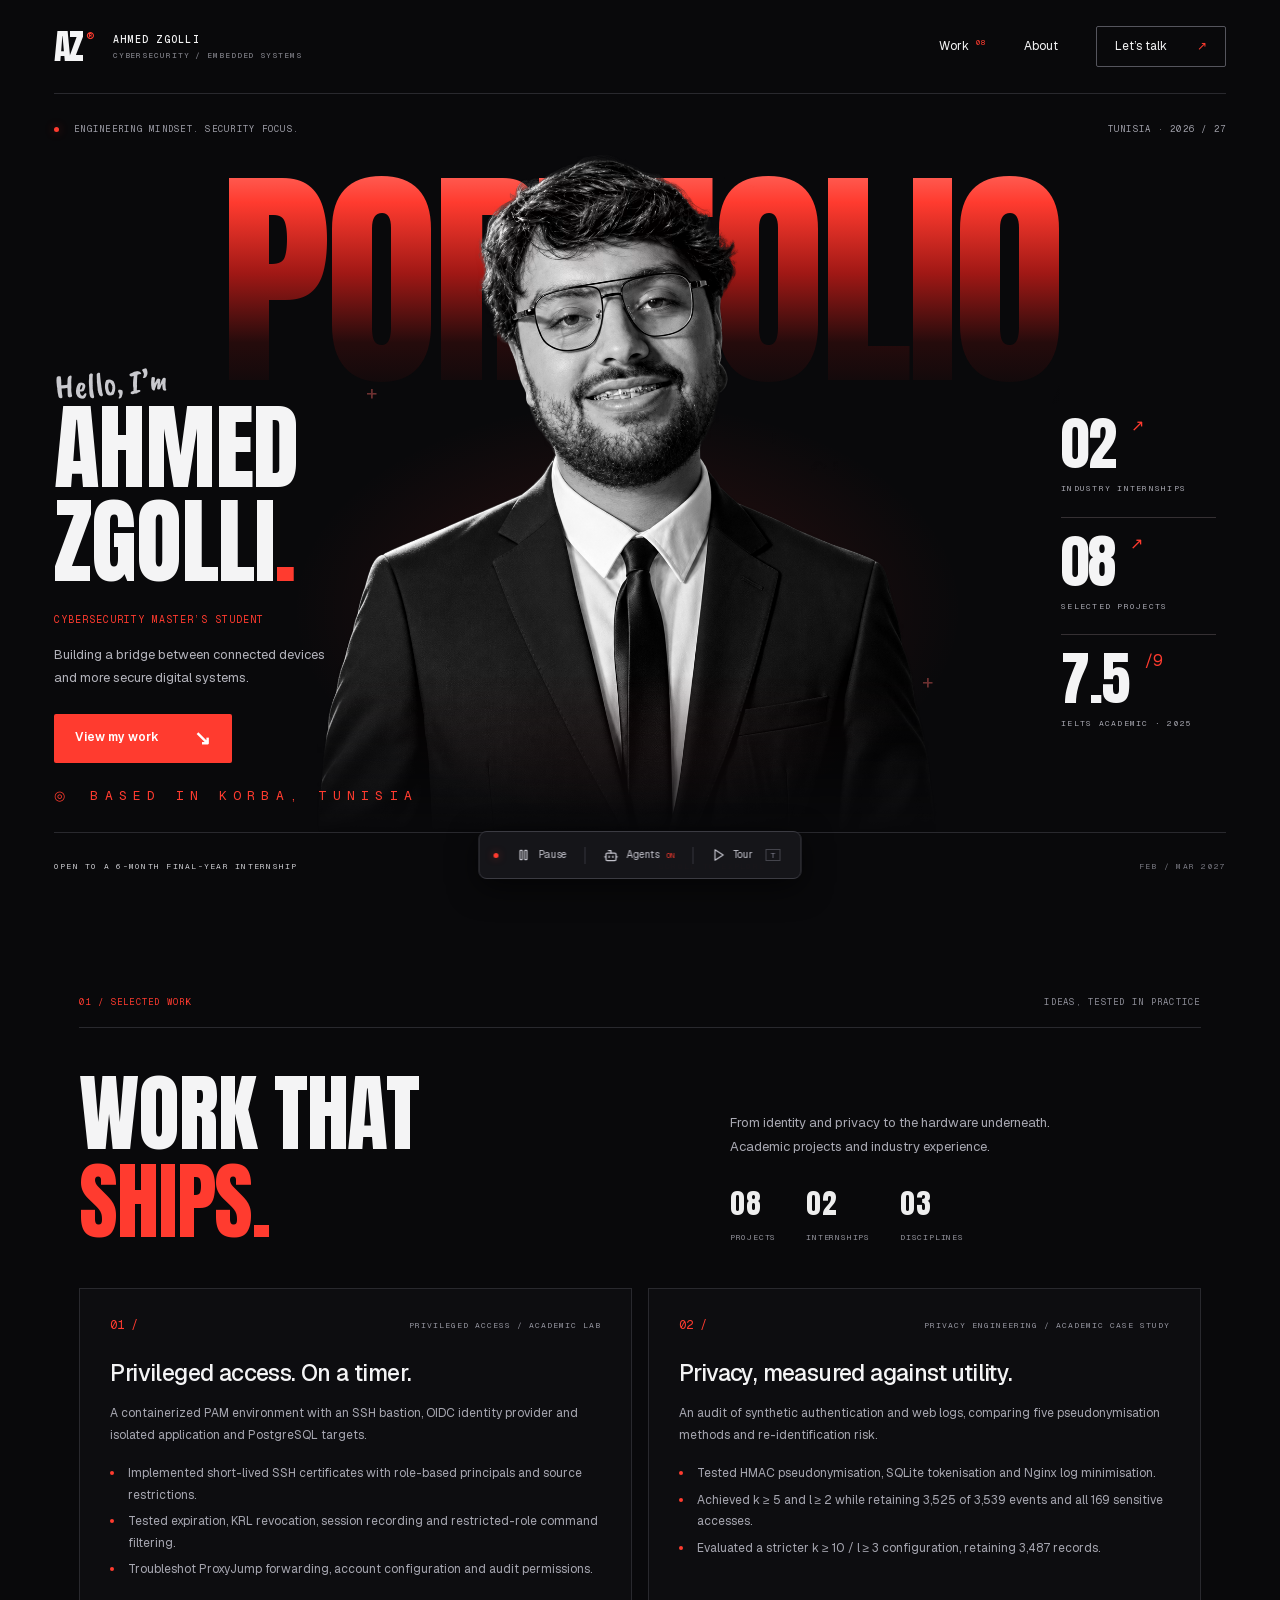
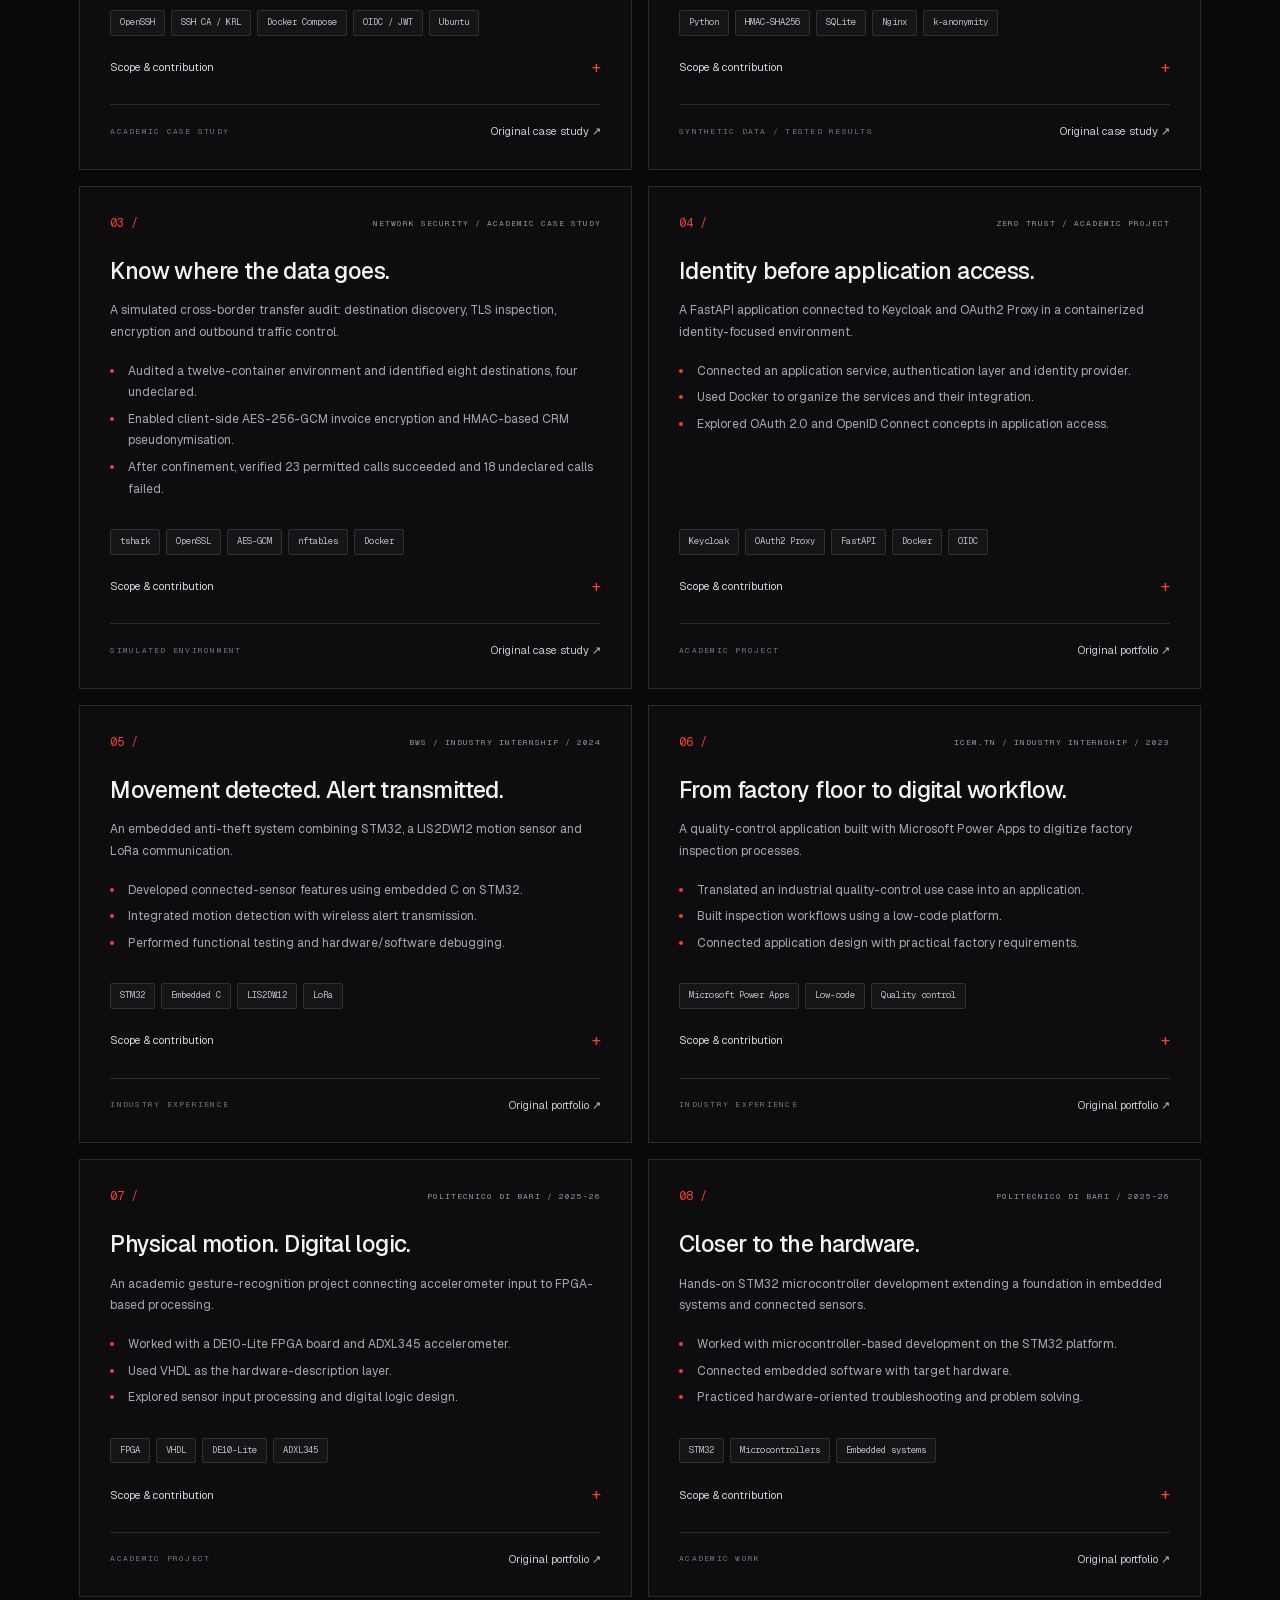
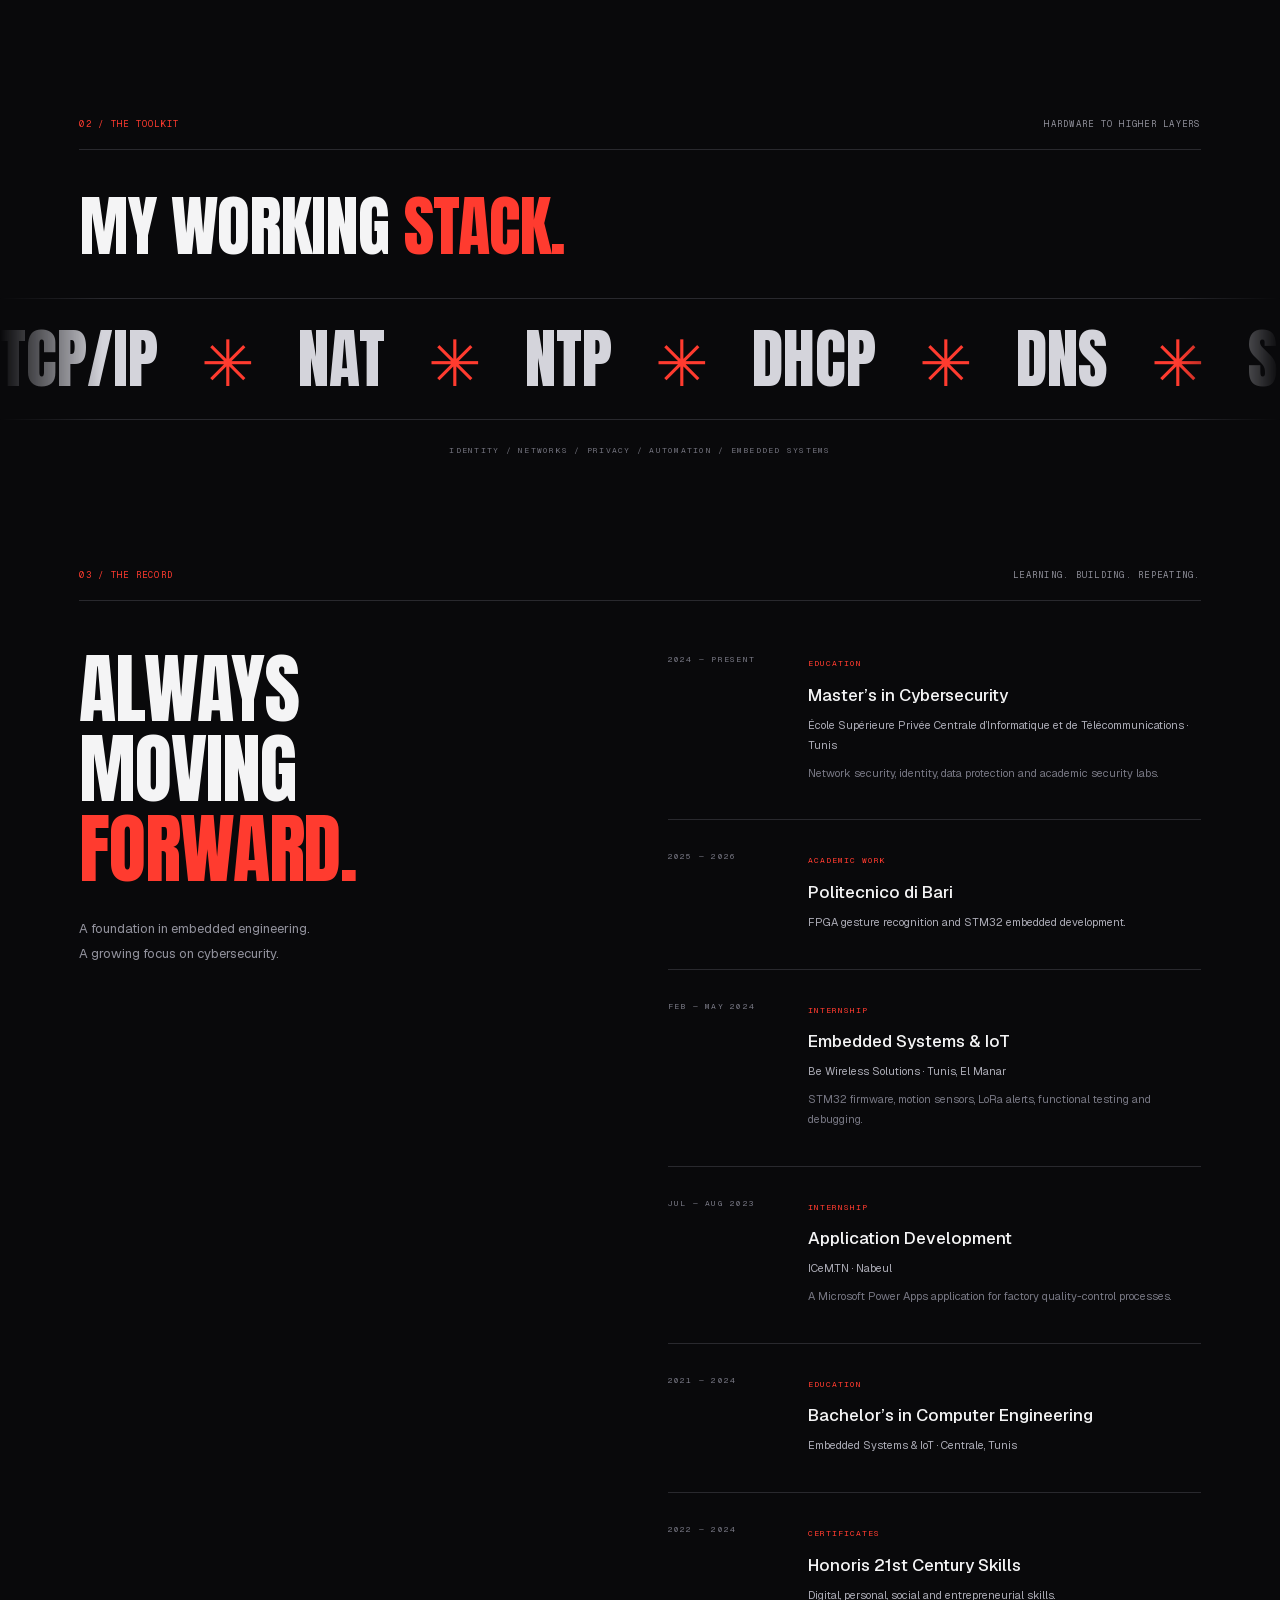
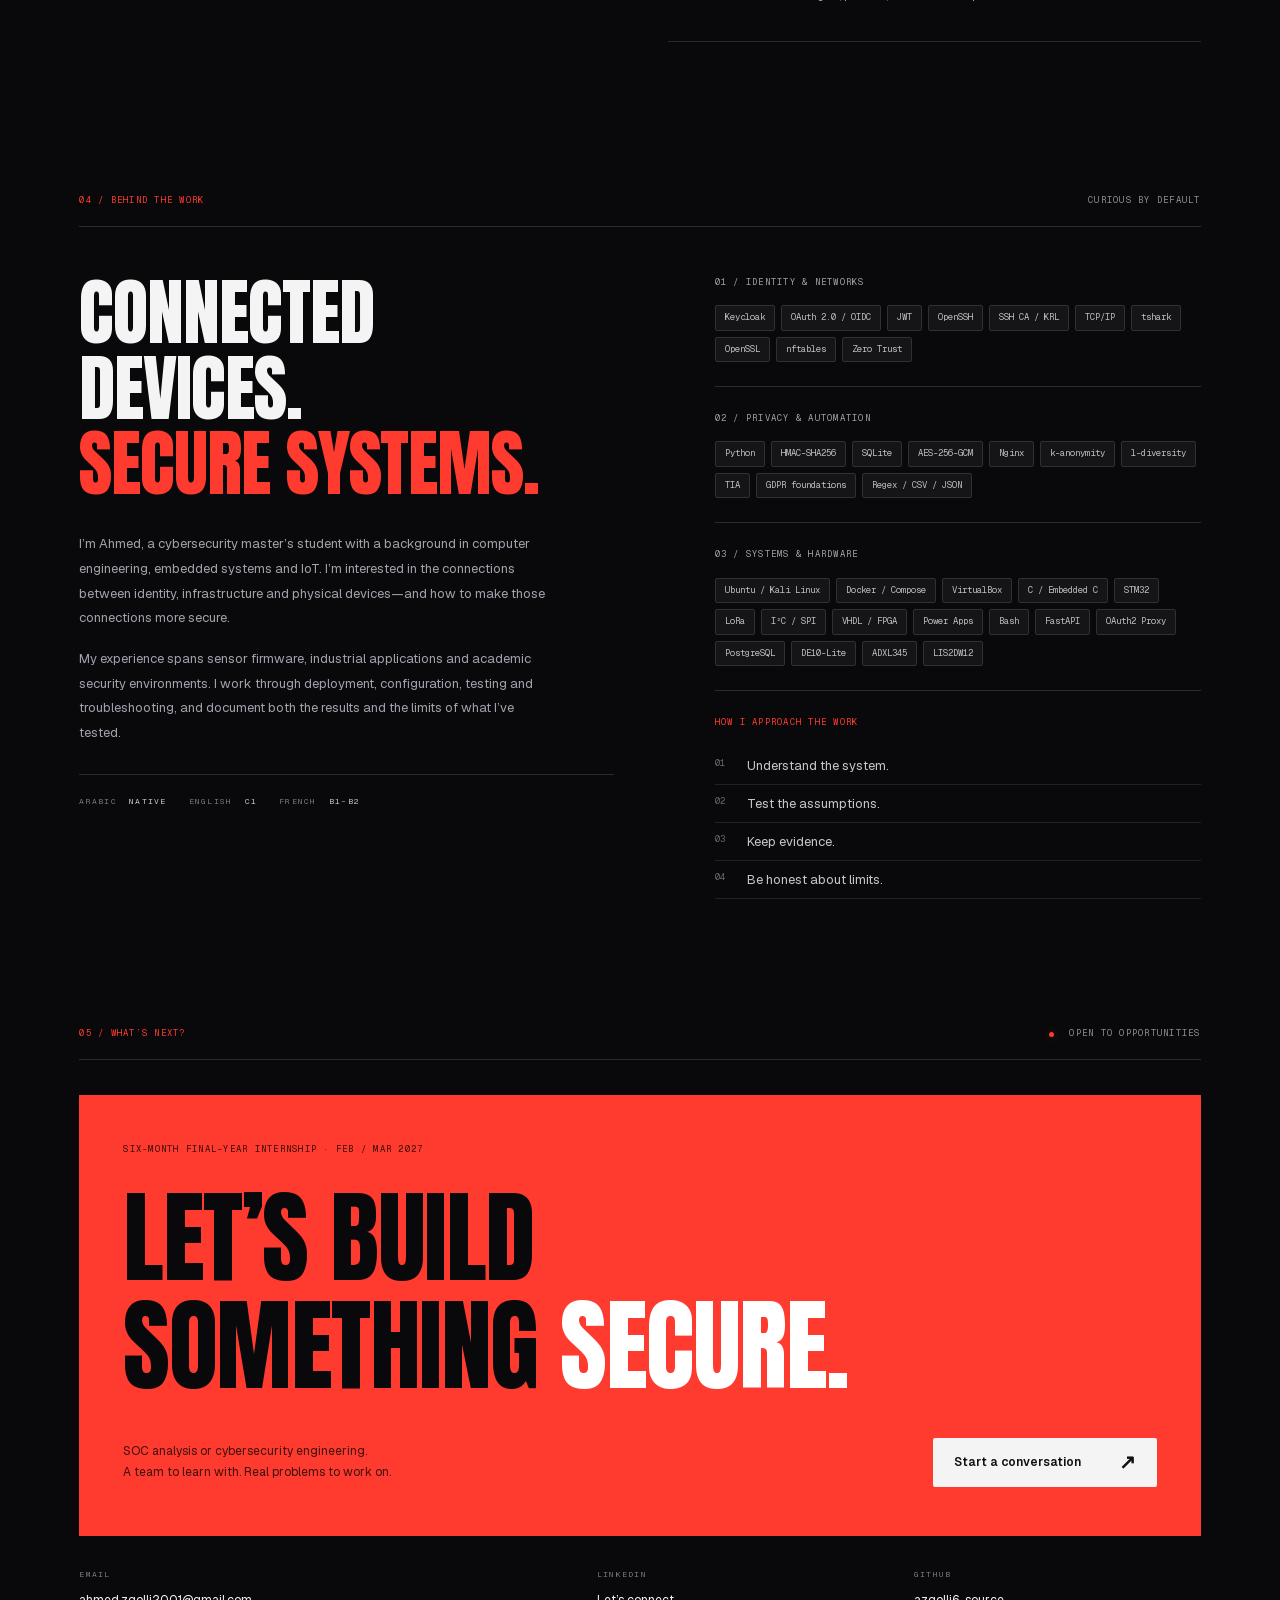
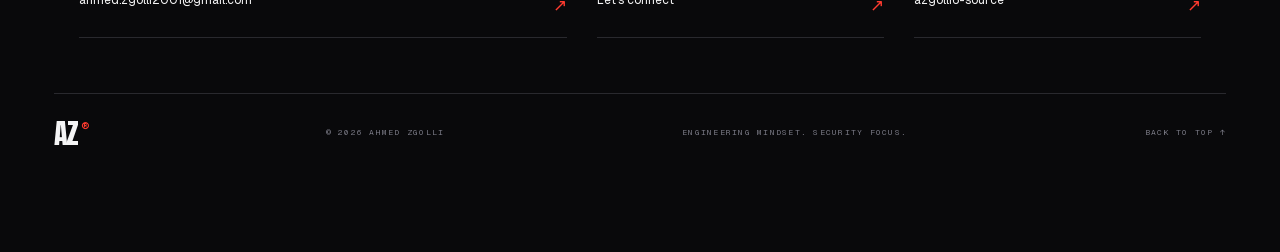
<file: index.html>
<!DOCTYPE html><!--CDKrYtAOPDYF4zoNGiGbt--><html lang="en" class="__variable_c8e612 __variable_8eaea4 __variable_8c25df __variable_cd2df7"><head><meta charSet="utf-8"/><meta name="viewport" content="width=device-width, initial-scale=1"/><link rel="stylesheet" href="/_next/static/css/6d232adcb106f123.css" data-precedence="next"/><link rel="preload" as="script" fetchPriority="low" href="/_next/static/chunks/webpack-149a0fc13721ed6b.js"/><script src="/_next/static/chunks/fd99ade1-7c2a3a8b876e272d.js" async=""></script><script src="/_next/static/chunks/695-d4678fc8665d5b01.js" async=""></script><script src="/_next/static/chunks/main-app-8bc056f17572e95c.js" async=""></script><script src="/_next/static/chunks/app/layout-e7892b01916709a3.js" async=""></script><link rel="preload" href="/app.js" as="script"/><meta name="theme-color" content="#09090b"/><title>Ahmed Zgolli — Cybersecurity Portfolio</title><meta name="description" content="Cybersecurity, identity, privacy and embedded systems. Academic projects and industry experience by Ahmed Zgolli."/><script>try{let q=new URLSearchParams(location.search).get('agents');let on=q==='on'||(q!=='off'&&localStorage.getItem('az-agents')!=='off'&&!matchMedia('(prefers-reduced-motion: reduce)').matches);if(on)document.documentElement.classList.add('build-mode')}catch{};window.azSafety=setTimeout(()=>{if(!window.azReady)document.documentElement.classList.remove('build-mode')},7000);</script><script src="/_next/static/chunks/polyfills-42372ed130431b0a.js" noModule=""></script></head><body><div hidden=""><!--$--><!--/$--></div><div><a class="skip" href="#main">Skip to content</a><div id="boot" aria-hidden="true"><span class="boot-mark">AZ<span>®</span></span><span class="mono">INITIALIZING PORTFOLIO<span class="dots">...</span></span><i></i></div>
<header class="nav"><a class="brand" href="#" aria-label="Ahmed Zgolli home">AZ<span>®</span></a><span class="nav-name mono">AHMED ZGOLLI<br><small>CYBERSECURITY / EMBEDDED SYSTEMS</small></span><nav aria-label="Main navigation"><a href="#work">Work <sup>08</sup></a><a href="#about">About</a><a class="nav-contact" href="#contact">Let’s talk <span>↗</span></a></nav></header>
<main id="main"><section class="hero" aria-labelledby="hero-name"><div class="hero-top mono" data-build="type"><span><i class="status-dot"></i> ENGINEERING MINDSET. SECURITY FOCUS.</span><span class="edition">TUNISIA · 2026 / 27</span></div><div class="hero-word" data-build="wipe" aria-hidden="true">PORTFOLIO</div><div class="portrait-wrap" data-build="pop"><div class="portrait-glow"></div><img class="portrait" src="assets/headshot.png" alt="Ahmed Zgolli wearing glasses, a black suit and tie" width="1024" height="1536" fetchpriority="high"><span class="portrait-cross cross-one">+</span><span class="portrait-cross cross-two">+</span></div><div class="hero-copy"><p class="handwritten" data-build="type">Hello, I’m</p><h1 id="hero-name" data-build="wipe">AHMED<br>ZGOLLI<span class="red">.</span></h1><p class="role mono" data-build="type">CYBERSECURITY MASTER’S STUDENT</p><p class="hero-bio" data-build="type">Building a bridge between connected devices<br class="desktop"> and more secure digital systems.</p><div data-build="pop"><a class="button red-button" href="#work">View my work <span>↘</span></a></div><p class="location mono" data-build="type"><span>◎</span> BASED IN KORBA, TUNISIA</p></div><aside class="hero-stats" aria-label="Background in numbers"><div data-build="pop"><strong>02<span>↗</span></strong><span class="mono">INDUSTRY INTERNSHIPS</span></div><div data-build="pop"><strong>08<span>↗</span></strong><span class="mono">SELECTED PROJECTS</span></div><div data-build="pop"><strong>7.5<span>/9</span></strong><span class="mono">IELTS ACADEMIC · 2025</span></div></aside><div class="hero-bottom mono" data-build="type"><span>OPEN TO A 6-MONTH FINAL-YEAR INTERNSHIP</span><a href="#work">SCROLL TO EXPLORE ↓</a><span>FEB / MAR 2027</span></div></section>
<section id="work" class="section work"><div class="section-kicker mono" data-build="type"><span>01 / SELECTED WORK</span><span>IDEAS, TESTED IN PRACTICE</span></div><div class="section-heading"><h2 data-build="wipe">WORK THAT<br><span class="red">SHIPS.</span></h2><div class="work-intro"><p data-build="type">From identity and privacy to the hardware underneath.<br>Academic projects and industry experience.</p><div class="mini-stats" data-build="pop"><span><b>08</b> PROJECTS</span><span><b>02</b> INTERNSHIPS</span><span><b>03</b> DISCIPLINES</span></div></div></div><div id="project-grid" class="project-grid"></div></section>
<section id="stack" class="stack-section"><div class="section-kicker mono" data-build="type"><span>02 / THE TOOLKIT</span><span>HARDWARE TO HIGHER LAYERS</span></div><h2 class="stack-title" data-build="wipe">MY WORKING <span class="red">STACK.</span></h2><div class="marquee" aria-label="Technology stack"><div class="marquee-track"><span>DOCKER <i>✳</i> PYTHON <i>✳</i> OPENSSH <i>✳</i> KEYCLOAK <i>✳</i> STM32 <i>✳</i> LINUX <i>✳</i> VHDL <i>✳</i> LORA <i>✳</i></span><span aria-hidden="true">DOCKER <i>✳</i> PYTHON <i>✳</i> OPENSSH <i>✳</i> KEYCLOAK <i>✳</i> STM32 <i>✳</i> LINUX <i>✳</i> VHDL <i>✳</i> LORA <i>✳</i></span></div></div><p class="stack-foot mono" data-build="type">IDENTITY / NETWORKS / PRIVACY / AUTOMATION / EMBEDDED SYSTEMS</p></section>
<section id="record" class="section record"><div class="section-kicker mono" data-build="type"><span>03 / THE RECORD</span><span>LEARNING. BUILDING. REPEATING.</span></div><div class="record-layout"><div class="record-title"><h2 data-build="wipe">ALWAYS<br>MOVING<br><span class="red">FORWARD.</span></h2><p data-build="type">A foundation in embedded engineering.<br>A growing focus on cybersecurity.</p></div><div class="timeline"><article data-build="pop"><span class="mono timeline-date">2024 — PRESENT</span><div><span class="tag">EDUCATION</span><h3>Master’s in Cybersecurity</h3><p>École Supérieure Privée Centrale d’Informatique et de Télécommunications · Tunis</p><p class="muted">Network security, identity, data protection and academic security labs.</p></div></article><article data-build="pop"><span class="mono timeline-date">2025 — 2026</span><div><span class="tag">ACADEMIC WORK</span><h3>Politecnico di Bari</h3><p>FPGA gesture recognition and STM32 embedded development.</p></div></article><article data-build="pop"><span class="mono timeline-date">FEB — MAY 2024</span><div><span class="tag">INTERNSHIP</span><h3>Embedded Systems & IoT</h3><p>Be Wireless Solutions · Tunis, El Manar</p><p class="muted">STM32 firmware, motion sensors, LoRa alerts, functional testing and debugging.</p></div></article><article data-build="pop"><span class="mono timeline-date">JUL — AUG 2023</span><div><span class="tag">INTERNSHIP</span><h3>Application Development</h3><p>ICeM.TN · Nabeul</p><p class="muted">A Microsoft Power Apps application for factory quality-control processes.</p></div></article><article data-build="pop"><span class="mono timeline-date">2021 — 2024</span><div><span class="tag">EDUCATION</span><h3>Bachelor’s in Computer Engineering</h3><p>Embedded Systems & IoT · Centrale, Tunis</p></div></article><article data-build="pop"><span class="mono timeline-date">2022 — 2024</span><div><span class="tag">CERTIFICATES</span><h3>Honoris 21st Century Skills</h3><p>Digital, personal, social and entrepreneurial skills.</p></div></article></div></div></section>
<section id="about" class="section about"><div class="section-kicker mono" data-build="type"><span>04 / BEHIND THE WORK</span><span>CURIOUS BY DEFAULT</span></div><div class="about-layout"><div><h2 data-build="wipe">CONNECTED<br>DEVICES.<br><span class="red">SECURE SYSTEMS.</span></h2><div class="about-copy" data-build="type"><p>I’m Ahmed, a cybersecurity master’s student with a background in computer engineering, embedded systems and IoT. I’m interested in the connections between identity, infrastructure and physical devices—and how to make those connections more secure.</p><p>My experience spans sensor firmware, industrial applications and academic security environments. I work through deployment, configuration, testing and troubleshooting, and document both the results and the limits of what I’ve tested.</p></div><div class="languages" data-build="pop"><span class="mono">ARABIC <b>NATIVE</b></span><span class="mono">ENGLISH <b>C1</b></span><span class="mono">FRENCH <b>B1–B2</b></span></div></div><div class="about-right"><div class="skill-group" data-build="pop"><h3 class="mono">01 / IDENTITY & NETWORKS</h3><div class="chips"><span>Keycloak</span><span>OAuth 2.0 / OIDC</span><span>JWT</span><span>OpenSSH</span><span>SSH CA / KRL</span><span>TCP/IP</span><span>tshark</span><span>OpenSSL</span><span>nftables</span><span>Zero Trust</span></div></div><div class="skill-group" data-build="pop"><h3 class="mono">02 / PRIVACY & AUTOMATION</h3><div class="chips"><span>Python</span><span>HMAC-SHA256</span><span>SQLite</span><span>AES-256-GCM</span><span>Nginx</span><span>k-anonymity</span><span>l-diversity</span><span>TIA</span><span>GDPR foundations</span><span>Regex / CSV / JSON</span></div></div><div class="skill-group" data-build="pop"><h3 class="mono">03 / SYSTEMS & HARDWARE</h3><div class="chips"><span>Ubuntu / Kali Linux</span><span>Docker / Compose</span><span>VirtualBox</span><span>C / Embedded C</span><span>STM32</span><span>LoRa</span><span>I²C / SPI</span><span>VHDL / FPGA</span><span>Power Apps</span><span>Bash</span><span>FastAPI</span><span>OAuth2 Proxy</span><span>PostgreSQL</span><span>DE10-Lite</span><span>ADXL345</span><span>LIS2DW12</span></div></div><div class="principles" data-build="pop"><h3 class="mono">HOW I APPROACH THE WORK</h3><span>01 <b>Understand the system.</b></span><span>02 <b>Test the assumptions.</b></span><span>03 <b>Keep evidence.</b></span><span>04 <b>Be honest about limits.</b></span></div></div></div></section>
<section id="contact" class="section contact"><div class="section-kicker mono" data-build="type"><span>05 / WHAT’S NEXT?</span><span><i class="status-dot"></i> OPEN TO OPPORTUNITIES</span></div><div class="contact-card" data-build="pop"><span class="mono contact-label">SIX-MONTH FINAL-YEAR INTERNSHIP · FEB / MAR 2027</span><h2>LET’S BUILD<br>SOMETHING <span>SECURE.</span></h2><div class="contact-bottom"><p>SOC analysis or cybersecurity engineering.<br>A team to learn with. Real problems to work on.</p><a class="button light-button" href="mailto:ahmed.zgolli2001@gmail.com">Start a conversation <span>↗</span></a></div></div><div class="contact-links" data-build="pop"><a href="mailto:ahmed.zgolli2001@gmail.com"><span class="mono">EMAIL</span><b>ahmed.zgolli2001@gmail.com</b><i>↗</i></a><a href="https://www.linkedin.com/in/ahmed-zgolli-774886394/" target="_blank" rel="noopener noreferrer"><span class="mono">LINKEDIN</span><b>Let’s connect</b><i>↗</i></a><a href="https://github.com/azgolli6-source" target="_blank" rel="noopener noreferrer"><span class="mono">GITHUB</span><b>azgolli6-source</b><i>↗</i></a></div></section>
</main><footer><a class="brand" href="#">AZ<span>®</span></a><span class="mono">© 2026 AHMED ZGOLLI</span><span class="mono">ENGINEERING MINDSET. SECURITY FOCUS.</span><a class="mono" href="#">BACK TO TOP ↑</a></footer><div id="agent-layer" aria-hidden="true"></div></div><div class="control-dock" role="group" aria-label="Build animation controls"><span class="dock-live" aria-hidden="true"></span><button id="pause" aria-pressed="false" title="Pause animation (P)"><span class="control-icon"><svg xmlns="http://www.w3.org/2000/svg" width="14" height="14" viewBox="0 0 24 24" fill="none" stroke="currentColor" stroke-width="2" stroke-linecap="round" stroke-linejoin="round" class="lucide lucide-pause pause-icon"><rect x="14" y="4" width="4" height="16" rx="1"></rect><rect x="6" y="4" width="4" height="16" rx="1"></rect></svg><svg xmlns="http://www.w3.org/2000/svg" width="14" height="14" viewBox="0 0 24 24" fill="none" stroke="currentColor" stroke-width="2" stroke-linecap="round" stroke-linejoin="round" class="lucide lucide-play resume-icon"><polygon points="6 3 20 12 6 21 6 3"></polygon></svg></span><span class="control-label">Pause</span></button><span class="dock-divider"></span><button id="agents" aria-pressed="true" title="Toggle robot cursors (A)"><span class="control-icon"><svg xmlns="http://www.w3.org/2000/svg" width="15" height="15" viewBox="0 0 24 24" fill="none" stroke="currentColor" stroke-width="2" stroke-linecap="round" stroke-linejoin="round" class="lucide lucide-bot"><path d="M12 8V4H8"></path><rect width="16" height="12" x="4" y="8" rx="2"></rect><path d="M2 14h2"></path><path d="M20 14h2"></path><path d="M15 13v2"></path><path d="M9 13v2"></path></svg></span><span class="control-label">Agents <b>ON</b></span></button><span class="dock-divider"></span><button id="tour" title="Replay and tour (T)"><span class="control-icon"><svg xmlns="http://www.w3.org/2000/svg" width="14" height="14" viewBox="0 0 24 24" fill="none" stroke="currentColor" stroke-width="2" stroke-linecap="round" stroke-linejoin="round" class="lucide lucide-play"><polygon points="6 3 20 12 6 21 6 3"></polygon></svg></span><span class="control-label">Tour</span><kbd>T</kbd></button><span id="build-status" class="sr-only" role="status" aria-live="polite"></span></div><!--$--><!--/$--><script src="/_next/static/chunks/webpack-149a0fc13721ed6b.js" id="_R_" async=""></script><script>(self.__next_f=self.__next_f||[]).push([0])</script><script>self.__next_f.push([1,"1:\"$Sreact.fragment\"\n2:I[2914,[],\"\"]\n3:I[1856,[],\"\"]\n4:I[1574,[\"177\",\"static/chunks/app/layout-e7892b01916709a3.js\"],\"\"]\n9:I[6429,[],\"\"]\n:HL[\"/_next/static/css/6d232adcb106f123.css\",\"style\"]\n5:T267c,"])</script><script>self.__next_f.push([1,"\u003ca class=\"skip\" href=\"#main\"\u003eSkip to content\u003c/a\u003e\u003cdiv id=\"boot\" aria-hidden=\"true\"\u003e\u003cspan class=\"boot-mark\"\u003eAZ\u003cspan\u003e®\u003c/span\u003e\u003c/span\u003e\u003cspan class=\"mono\"\u003eINITIALIZING PORTFOLIO\u003cspan class=\"dots\"\u003e...\u003c/span\u003e\u003c/span\u003e\u003ci\u003e\u003c/i\u003e\u003c/div\u003e\n\u003cheader class=\"nav\"\u003e\u003ca class=\"brand\" href=\"#\" aria-label=\"Ahmed Zgolli home\"\u003eAZ\u003cspan\u003e®\u003c/span\u003e\u003c/a\u003e\u003cspan class=\"nav-name mono\"\u003eAHMED ZGOLLI\u003cbr\u003e\u003csmall\u003eCYBERSECURITY / EMBEDDED SYSTEMS\u003c/small\u003e\u003c/span\u003e\u003cnav aria-label=\"Main navigation\"\u003e\u003ca href=\"#work\"\u003eWork \u003csup\u003e08\u003c/sup\u003e\u003c/a\u003e\u003ca href=\"#about\"\u003eAbout\u003c/a\u003e\u003ca class=\"nav-contact\" href=\"#contact\"\u003eLet’s talk \u003cspan\u003e↗\u003c/span\u003e\u003c/a\u003e\u003c/nav\u003e\u003c/header\u003e\n\u003cmain id=\"main\"\u003e\u003csection class=\"hero\" aria-labelledby=\"hero-name\"\u003e\u003cdiv class=\"hero-top mono\" data-build=\"type\"\u003e\u003cspan\u003e\u003ci class=\"status-dot\"\u003e\u003c/i\u003e ENGINEERING MINDSET. SECURITY FOCUS.\u003c/span\u003e\u003cspan class=\"edition\"\u003eTUNISIA · 2026 / 27\u003c/span\u003e\u003c/div\u003e\u003cdiv class=\"hero-word\" data-build=\"wipe\" aria-hidden=\"true\"\u003ePORTFOLIO\u003c/div\u003e\u003cdiv class=\"portrait-wrap\" data-build=\"pop\"\u003e\u003cdiv class=\"portrait-glow\"\u003e\u003c/div\u003e\u003cimg class=\"portrait\" src=\"assets/headshot.png\" alt=\"Ahmed Zgolli wearing glasses, a black suit and tie\" width=\"1024\" height=\"1536\" fetchpriority=\"high\"\u003e\u003cspan class=\"portrait-cross cross-one\"\u003e+\u003c/span\u003e\u003cspan class=\"portrait-cross cross-two\"\u003e+\u003c/span\u003e\u003c/div\u003e\u003cdiv class=\"hero-copy\"\u003e\u003cp class=\"handwritten\" data-build=\"type\"\u003eHello, I’m\u003c/p\u003e\u003ch1 id=\"hero-name\" data-build=\"wipe\"\u003eAHMED\u003cbr\u003eZGOLLI\u003cspan class=\"red\"\u003e.\u003c/span\u003e\u003c/h1\u003e\u003cp class=\"role mono\" data-build=\"type\"\u003eCYBERSECURITY MASTER’S STUDENT\u003c/p\u003e\u003cp class=\"hero-bio\" data-build=\"type\"\u003eBuilding a bridge between connected devices\u003cbr class=\"desktop\"\u003e and more secure digital systems.\u003c/p\u003e\u003cdiv data-build=\"pop\"\u003e\u003ca class=\"button red-button\" href=\"#work\"\u003eView my work \u003cspan\u003e↘\u003c/span\u003e\u003c/a\u003e\u003c/div\u003e\u003cp class=\"location mono\" data-build=\"type\"\u003e\u003cspan\u003e◎\u003c/span\u003e BASED IN KORBA, TUNISIA\u003c/p\u003e\u003c/div\u003e\u003caside class=\"hero-stats\" aria-label=\"Background in numbers\"\u003e\u003cdiv data-build=\"pop\"\u003e\u003cstrong\u003e02\u003cspan\u003e↗\u003c/span\u003e\u003c/strong\u003e\u003cspan class=\"mono\"\u003eINDUSTRY INTERNSHIPS\u003c/span\u003e\u003c/div\u003e\u003cdiv data-build=\"pop\"\u003e\u003cstrong\u003e08\u003cspan\u003e↗\u003c/span\u003e\u003c/strong\u003e\u003cspan class=\"mono\"\u003eSELECTED PROJECTS\u003c/span\u003e\u003c/div\u003e\u003cdiv data-build=\"pop\"\u003e\u003cstrong\u003e7.5\u003cspan\u003e/9\u003c/span\u003e\u003c/strong\u003e\u003cspan class=\"mono\"\u003eIELTS ACADEMIC · 2025\u003c/span\u003e\u003c/div\u003e\u003c/aside\u003e\u003cdiv class=\"hero-bottom mono\" data-build=\"type\"\u003e\u003cspan\u003eOPEN TO A 6-MONTH FINAL-YEAR INTERNSHIP\u003c/span\u003e\u003ca href=\"#work\"\u003eSCROLL TO EXPLORE ↓\u003c/a\u003e\u003cspan\u003eFEB / MAR 2027\u003c/span\u003e\u003c/div\u003e\u003c/section\u003e\n\u003csection id=\"work\" class=\"section work\"\u003e\u003cdiv class=\"section-kicker mono\" data-build=\"type\"\u003e\u003cspan\u003e01 / SELECTED WORK\u003c/span\u003e\u003cspan\u003eIDEAS, TESTED IN PRACTICE\u003c/span\u003e\u003c/div\u003e\u003cdiv class=\"section-heading\"\u003e\u003ch2 data-build=\"wipe\"\u003eWORK THAT\u003cbr\u003e\u003cspan class=\"red\"\u003eSHIPS.\u003c/span\u003e\u003c/h2\u003e\u003cdiv class=\"work-intro\"\u003e\u003cp data-build=\"type\"\u003eFrom identity and privacy to the hardware underneath.\u003cbr\u003eAcademic projects and industry experience.\u003c/p\u003e\u003cdiv class=\"mini-stats\" data-build=\"pop\"\u003e\u003cspan\u003e\u003cb\u003e08\u003c/b\u003e PROJECTS\u003c/span\u003e\u003cspan\u003e\u003cb\u003e02\u003c/b\u003e INTERNSHIPS\u003c/span\u003e\u003cspan\u003e\u003cb\u003e03\u003c/b\u003e DISCIPLINES\u003c/span\u003e\u003c/div\u003e\u003c/div\u003e\u003c/div\u003e\u003cdiv id=\"project-grid\" class=\"project-grid\"\u003e\u003c/div\u003e\u003c/section\u003e\n\u003csection id=\"stack\" class=\"stack-section\"\u003e\u003cdiv class=\"section-kicker mono\" data-build=\"type\"\u003e\u003cspan\u003e02 / THE TOOLKIT\u003c/span\u003e\u003cspan\u003eHARDWARE TO HIGHER LAYERS\u003c/span\u003e\u003c/div\u003e\u003ch2 class=\"stack-title\" data-build=\"wipe\"\u003eMY WORKING \u003cspan class=\"red\"\u003eSTACK.\u003c/span\u003e\u003c/h2\u003e\u003cdiv class=\"marquee\" aria-label=\"Technology stack\"\u003e\u003cdiv class=\"marquee-track\"\u003e\u003cspan\u003eDOCKER \u003ci\u003e✳\u003c/i\u003e PYTHON \u003ci\u003e✳\u003c/i\u003e OPENSSH \u003ci\u003e✳\u003c/i\u003e KEYCLOAK \u003ci\u003e✳\u003c/i\u003e STM32 \u003ci\u003e✳\u003c/i\u003e LINUX \u003ci\u003e✳\u003c/i\u003e VHDL \u003ci\u003e✳\u003c/i\u003e LORA \u003ci\u003e✳\u003c/i\u003e\u003c/span\u003e\u003cspan aria-hidden=\"true\"\u003eDOCKER \u003ci\u003e✳\u003c/i\u003e PYTHON \u003ci\u003e✳\u003c/i\u003e OPENSSH \u003ci\u003e✳\u003c/i\u003e KEYCLOAK \u003ci\u003e✳\u003c/i\u003e STM32 \u003ci\u003e✳\u003c/i\u003e LINUX \u003ci\u003e✳\u003c/i\u003e VHDL \u003ci\u003e✳\u003c/i\u003e LORA \u003ci\u003e✳\u003c/i\u003e\u003c/span\u003e\u003c/div\u003e\u003c/div\u003e\u003cp class=\"stack-foot mono\" data-build=\"type\"\u003eIDENTITY / NETWORKS / PRIVACY / AUTOMATION / EMBEDDED SYSTEMS\u003c/p\u003e\u003c/section\u003e\n\u003csection id=\"record\" class=\"section record\"\u003e\u003cdiv class=\"section-kicker mono\" data-build=\"type\"\u003e\u003cspan\u003e03 / THE RECORD\u003c/span\u003e\u003cspan\u003eLEARNING. BUILDING. REPEATING.\u003c/span\u003e\u003c/div\u003e\u003cdiv class=\"record-layout\"\u003e\u003cdiv class=\"record-title\"\u003e\u003ch2 data-build=\"wipe\"\u003eALWAYS\u003cbr\u003eMOVING\u003cbr\u003e\u003cspan class=\"red\"\u003eFORWARD.\u003c/span\u003e\u003c/h2\u003e\u003cp data-build=\"type\"\u003eA foundation in embedded engineering.\u003cbr\u003eA growing focus on cybersecurity.\u003c/p\u003e\u003c/div\u003e\u003cdiv class=\"timeline\"\u003e\u003carticle data-build=\"pop\"\u003e\u003cspan class=\"mono timeline-date\"\u003e2024 — PRESENT\u003c/span\u003e\u003cdiv\u003e\u003cspan class=\"tag\"\u003eEDUCATION\u003c/span\u003e\u003ch3\u003eMaster’s in Cybersecurity\u003c/h3\u003e\u003cp\u003eÉcole Supérieure Privée Centrale d’Informatique et de Télécommunications · Tunis\u003c/p\u003e\u003cp class=\"muted\"\u003eNetwork security, identity, data protection and academic security labs.\u003c/p\u003e\u003c/div\u003e\u003c/article\u003e\u003carticle data-build=\"pop\"\u003e\u003cspan class=\"mono timeline-date\"\u003e2025 — 2026\u003c/span\u003e\u003cdiv\u003e\u003cspan class=\"tag\"\u003eACADEMIC WORK\u003c/span\u003e\u003ch3\u003ePolitecnico di Bari\u003c/h3\u003e\u003cp\u003eFPGA gesture recognition and STM32 embedded development.\u003c/p\u003e\u003c/div\u003e\u003c/article\u003e\u003carticle data-build=\"pop\"\u003e\u003cspan class=\"mono timeline-date\"\u003eFEB — MAY 2024\u003c/span\u003e\u003cdiv\u003e\u003cspan class=\"tag\"\u003eINTERNSHIP\u003c/span\u003e\u003ch3\u003eEmbedded Systems \u0026 IoT\u003c/h3\u003e\u003cp\u003eBe Wireless Solutions · Tunis, El Manar\u003c/p\u003e\u003cp class=\"muted\"\u003eSTM32 firmware, motion sensors, LoRa alerts, functional testing and debugging.\u003c/p\u003e\u003c/div\u003e\u003c/article\u003e\u003carticle data-build=\"pop\"\u003e\u003cspan class=\"mono timeline-date\"\u003eJUL — AUG 2023\u003c/span\u003e\u003cdiv\u003e\u003cspan class=\"tag\"\u003eINTERNSHIP\u003c/span\u003e\u003ch3\u003eApplication Development\u003c/h3\u003e\u003cp\u003eICeM.TN · Nabeul\u003c/p\u003e\u003cp class=\"muted\"\u003eA Microsoft Power Apps application for factory quality-control processes.\u003c/p\u003e\u003c/div\u003e\u003c/article\u003e\u003carticle data-build=\"pop\"\u003e\u003cspan class=\"mono timeline-date\"\u003e2021 — 2024\u003c/span\u003e\u003cdiv\u003e\u003cspan class=\"tag\"\u003eEDUCATION\u003c/span\u003e\u003ch3\u003eBachelor’s in Computer Engineering\u003c/h3\u003e\u003cp\u003eEmbedded Systems \u0026 IoT · Centrale, Tunis\u003c/p\u003e\u003c/div\u003e\u003c/article\u003e\u003carticle data-build=\"pop\"\u003e\u003cspan class=\"mono timeline-date\"\u003e2022 — 2024\u003c/span\u003e\u003cdiv\u003e\u003cspan class=\"tag\"\u003eCERTIFICATES\u003c/span\u003e\u003ch3\u003eHonoris 21st Century Skills\u003c/h3\u003e\u003cp\u003eDigital, personal, social and entrepreneurial skills.\u003c/p\u003e\u003c/div\u003e\u003c/article\u003e\u003c/div\u003e\u003c/div\u003e\u003c/section\u003e\n\u003csection id=\"about\" class=\"section about\"\u003e\u003cdiv class=\"section-kicker mono\" data-build=\"type\"\u003e\u003cspan\u003e04 / BEHIND THE WORK\u003c/span\u003e\u003cspan\u003eCURIOUS BY DEFAULT\u003c/span\u003e\u003c/div\u003e\u003cdiv class=\"about-layout\"\u003e\u003cdiv\u003e\u003ch2 data-build=\"wipe\"\u003eCONNECTED\u003cbr\u003eDEVICES.\u003cbr\u003e\u003cspan class=\"red\"\u003eSECURE SYSTEMS.\u003c/span\u003e\u003c/h2\u003e\u003cdiv class=\"about-copy\" data-build=\"type\"\u003e\u003cp\u003eI’m Ahmed, a cybersecurity master’s student with a background in computer engineering, embedded systems and IoT. I’m interested in the connections between identity, infrastructure and physical devices—and how to make those connections more secure.\u003c/p\u003e\u003cp\u003eMy experience spans sensor firmware, industrial applications and academic security environments. I work through deployment, configuration, testing and troubleshooting, and document both the results and the limits of what I’ve tested.\u003c/p\u003e\u003c/div\u003e\u003cdiv class=\"languages\" data-build=\"pop\"\u003e\u003cspan class=\"mono\"\u003eARABIC \u003cb\u003eNATIVE\u003c/b\u003e\u003c/span\u003e\u003cspan class=\"mono\"\u003eENGLISH \u003cb\u003eC1\u003c/b\u003e\u003c/span\u003e\u003cspan class=\"mono\"\u003eFRENCH \u003cb\u003eB1–B2\u003c/b\u003e\u003c/span\u003e\u003c/div\u003e\u003c/div\u003e\u003cdiv class=\"about-right\"\u003e\u003cdiv class=\"skill-group\" data-build=\"pop\"\u003e\u003ch3 class=\"mono\"\u003e01 / IDENTITY \u0026 NETWORKS\u003c/h3\u003e\u003cdiv class=\"chips\"\u003e\u003cspan\u003eKeycloak\u003c/span\u003e\u003cspan\u003eOAuth 2.0 / OIDC\u003c/span\u003e\u003cspan\u003eJWT\u003c/span\u003e\u003cspan\u003eOpenSSH\u003c/span\u003e\u003cspan\u003eSSH CA / KRL\u003c/span\u003e\u003cspan\u003eTCP/IP\u003c/span\u003e\u003cspan\u003etshark\u003c/span\u003e\u003cspan\u003eOpenSSL\u003c/span\u003e\u003cspan\u003enftables\u003c/span\u003e\u003cspan\u003eZero Trust\u003c/span\u003e\u003c/div\u003e\u003c/div\u003e\u003cdiv class=\"skill-group\" data-build=\"pop\"\u003e\u003ch3 class=\"mono\"\u003e02 / PRIVACY \u0026 AUTOMATION\u003c/h3\u003e\u003cdiv class=\"chips\"\u003e\u003cspan\u003ePython\u003c/span\u003e\u003cspan\u003eHMAC-SHA256\u003c/span\u003e\u003cspan\u003eSQLite\u003c/span\u003e\u003cspan\u003eAES-256-GCM\u003c/span\u003e\u003cspan\u003eNginx\u003c/span\u003e\u003cspan\u003ek-anonymity\u003c/span\u003e\u003cspan\u003el-diversity\u003c/span\u003e\u003cspan\u003eTIA\u003c/span\u003e\u003cspan\u003eGDPR foundations\u003c/span\u003e\u003cspan\u003eRegex / CSV / JSON\u003c/span\u003e\u003c/div\u003e\u003c/div\u003e\u003cdiv class=\"skill-group\" data-build=\"pop\"\u003e\u003ch3 class=\"mono\"\u003e03 / SYSTEMS \u0026 HARDWARE\u003c/h3\u003e\u003cdiv class=\"chips\"\u003e\u003cspan\u003eUbuntu / Kali Linux\u003c/span\u003e\u003cspan\u003eDocker / Compose\u003c/span\u003e\u003cspan\u003eVirtualBox\u003c/span\u003e\u003cspan\u003eC / Embedded C\u003c/span\u003e\u003cspan\u003eSTM32\u003c/span\u003e\u003cspan\u003eLoRa\u003c/span\u003e\u003cspan\u003eI²C / SPI\u003c/span\u003e\u003cspan\u003eVHDL / FPGA\u003c/span\u003e\u003cspan\u003ePower Apps\u003c/span\u003e\u003cspan\u003eBash\u003c/span\u003e\u003cspan\u003eFastAPI\u003c/span\u003e\u003cspan\u003eOAuth2 Proxy\u003c/span\u003e\u003cspan\u003ePostgreSQL\u003c/span\u003e\u003cspan\u003eDE10-Lite\u003c/span\u003e\u003cspan\u003eADXL345\u003c/span\u003e\u003cspan\u003eLIS2DW12\u003c/span\u003e\u003c/div\u003e\u003c/div\u003e\u003cdiv class=\"principles\" data-build=\"pop\"\u003e\u003ch3 class=\"mono\"\u003eHOW I APPROACH THE WORK\u003c/h3\u003e\u003cspan\u003e01 \u003cb\u003eUnderstand the system.\u003c/b\u003e\u003c/span\u003e\u003cspan\u003e02 \u003cb\u003eTest the assumptions.\u003c/b\u003e\u003c/span\u003e\u003cspan\u003e03 \u003cb\u003eKeep evidence.\u003c/b\u003e\u003c/span\u003e\u003cspan\u003e04 \u003cb\u003eBe honest about limits.\u003c/b\u003e\u003c/span\u003e\u003c/div\u003e\u003c/div\u003e\u003c/div\u003e\u003c/section\u003e\n\u003csection id=\"contact\" class=\"section contact\"\u003e\u003cdiv class=\"section-kicker mono\" data-build=\"type\"\u003e\u003cspan\u003e05 / WHAT’S NEXT?\u003c/span\u003e\u003cspan\u003e\u003ci class=\"status-dot\"\u003e\u003c/i\u003e OPEN TO OPPORTUNITIES\u003c/span\u003e\u003c/div\u003e\u003cdiv class=\"contact-card\" data-build=\"pop\"\u003e\u003cspan class=\"mono contact-label\"\u003eSIX-MONTH FINAL-YEAR INTERNSHIP · FEB / MAR 2027\u003c/span\u003e\u003ch2\u003eLET’S BUILD\u003cbr\u003eSOMETHING \u003cspan\u003eSECURE.\u003c/span\u003e\u003c/h2\u003e\u003cdiv class=\"contact-bottom\"\u003e\u003cp\u003eSOC analysis or cybersecurity engineering.\u003cbr\u003eA team to learn with. Real problems to work on.\u003c/p\u003e\u003ca class=\"button light-button\" href=\"mailto:ahmed.zgolli2001@gmail.com\"\u003eStart a conversation \u003cspan\u003e↗\u003c/span\u003e\u003c/a\u003e\u003c/div\u003e\u003c/div\u003e\u003cdiv class=\"contact-links\" data-build=\"pop\"\u003e\u003ca href=\"mailto:ahmed.zgolli2001@gmail.com\"\u003e\u003cspan class=\"mono\"\u003eEMAIL\u003c/span\u003e\u003cb\u003eahmed.zgolli2001@gmail.com\u003c/b\u003e\u003ci\u003e↗\u003c/i\u003e\u003c/a\u003e\u003ca href=\"https://www.linkedin.com/in/ahmed-zgolli-774886394/\" target=\"_blank\" rel=\"noopener noreferrer\"\u003e\u003cspan class=\"mono\"\u003eLINKEDIN\u003c/span\u003e\u003cb\u003eLet’s connect\u003c/b\u003e\u003ci\u003e↗\u003c/i\u003e\u003c/a\u003e\u003ca href=\"https://github.com/azgolli6-source\" target=\"_blank\" rel=\"noopener noreferrer\"\u003e\u003cspan class=\"mono\"\u003eGITHUB\u003c/span\u003e\u003cb\u003eazgolli6-source\u003c/b\u003e\u003ci\u003e↗\u003c/i\u003e\u003c/a\u003e\u003c/div\u003e\u003c/section\u003e\n\u003c/main\u003e\u003cfooter\u003e\u003ca class=\"brand\" href=\"#\"\u003eAZ\u003cspan\u003e®\u003c/span\u003e\u003c/a\u003e\u003cspan class=\"mono\"\u003e© 2026 AHMED ZGOLLI\u003c/span\u003e\u003cspan class=\"mono\"\u003eENGINEERING MINDSET. SECURITY FOCUS.\u003c/span\u003e\u003ca class=\"mono\" href=\"#\"\u003eBACK TO TOP ↑\u003c/a\u003e\u003c/footer\u003e\u003cdiv id=\"agent-layer\" aria-hidden=\"true\"\u003e\u003c/div\u003e"])</script><script>self.__next_f.push([1,"0:{\"P\":null,\"b\":\"CDKrYtAOPDYF4zoNGiGbt\",\"p\":\"\",\"c\":[\"\",\"\"],\"i\":false,\"f\":[[[\"\",{\"children\":[\"__PAGE__\",{}]},\"$undefined\",\"$undefined\",true],[\"\",[\"$\",\"$1\",\"c\",{\"children\":[[[\"$\",\"link\",\"0\",{\"rel\":\"stylesheet\",\"href\":\"/_next/static/css/6d232adcb106f123.css\",\"precedence\":\"next\",\"crossOrigin\":\"$undefined\",\"nonce\":\"$undefined\"}]],[\"$\",\"html\",null,{\"lang\":\"en\",\"className\":\"__variable_c8e612 __variable_8eaea4 __variable_8c25df __variable_cd2df7\",\"suppressHydrationWarning\":true,\"children\":[[\"$\",\"head\",null,{\"children\":[[\"$\",\"meta\",null,{\"name\":\"theme-color\",\"content\":\"#09090b\"}],[\"$\",\"script\",null,{\"dangerouslySetInnerHTML\":{\"__html\":\"try{let q=new URLSearchParams(location.search).get('agents');let on=q==='on'||(q!=='off'\u0026\u0026localStorage.getItem('az-agents')!=='off'\u0026\u0026!matchMedia('(prefers-reduced-motion: reduce)').matches);if(on)document.documentElement.classList.add('build-mode')}catch{};window.azSafety=setTimeout(()=\u003e{if(!window.azReady)document.documentElement.classList.remove('build-mode')},7000);\"}}]]}],[\"$\",\"body\",null,{\"suppressHydrationWarning\":true,\"children\":[[\"$\",\"$L2\",null,{\"parallelRouterKey\":\"children\",\"error\":\"$undefined\",\"errorStyles\":\"$undefined\",\"errorScripts\":\"$undefined\",\"template\":[\"$\",\"$L3\",null,{}],\"templateStyles\":\"$undefined\",\"templateScripts\":\"$undefined\",\"notFound\":[[[\"$\",\"title\",null,{\"children\":\"404: This page could not be found.\"}],[\"$\",\"div\",null,{\"style\":{\"fontFamily\":\"system-ui,\\\"Segoe UI\\\",Roboto,Helvetica,Arial,sans-serif,\\\"Apple Color Emoji\\\",\\\"Segoe UI Emoji\\\"\",\"height\":\"100vh\",\"textAlign\":\"center\",\"display\":\"flex\",\"flexDirection\":\"column\",\"alignItems\":\"center\",\"justifyContent\":\"center\"},\"children\":[\"$\",\"div\",null,{\"children\":[[\"$\",\"style\",null,{\"dangerouslySetInnerHTML\":{\"__html\":\"body{color:#000;background:#fff;margin:0}.next-error-h1{border-right:1px solid rgba(0,0,0,.3)}@media (prefers-color-scheme:dark){body{color:#fff;background:#000}.next-error-h1{border-right:1px solid rgba(255,255,255,.3)}}\"}}],[\"$\",\"h1\",null,{\"className\":\"next-error-h1\",\"style\":{\"display\":\"inline-block\",\"margin\":\"0 20px 0 0\",\"padding\":\"0 23px 0 0\",\"fontSize\":24,\"fontWeight\":500,\"verticalAlign\":\"top\",\"lineHeight\":\"49px\"},\"children\":404}],[\"$\",\"div\",null,{\"style\":{\"display\":\"inline-block\"},\"children\":[\"$\",\"h2\",null,{\"style\":{\"fontSize\":14,\"fontWeight\":400,\"lineHeight\":\"49px\",\"margin\":0},\"children\":\"This page could not be found.\"}]}]]}]}]],[]],\"forbidden\":\"$undefined\",\"unauthorized\":\"$undefined\"}],[\"$\",\"$L4\",null,{\"src\":\"/app.js\",\"strategy\":\"afterInteractive\"}]]}]]}]]}],{\"children\":[\"__PAGE__\",[\"$\",\"$1\",\"c\",{\"children\":[[[\"$\",\"div\",null,{\"dangerouslySetInnerHTML\":{\"__html\":\"$5\"}}],\"$L6\"],null,\"$L7\"]}],{},null,false]},null,false],\"$L8\",false]],\"m\":\"$undefined\",\"G\":[\"$9\",[]],\"s\":false,\"S\":true}\n"])</script><script>self.__next_f.push([1,"a:I[8443,[],\"OutletBoundary\"]\nc:I[6810,[],\"AsyncMetadataOutlet\"]\ne:I[8443,[],\"ViewportBoundary\"]\n10:I[8443,[],\"MetadataBoundary\"]\n11:\"$Sreact.suspense\"\n"])</script><script>self.__next_f.push([1,"6:[\"$\",\"div\",null,{\"className\":\"control-dock\",\"role\":\"group\",\"aria-label\":\"Build animation controls\",\"children\":[[\"$\",\"span\",null,{\"className\":\"dock-live\",\"aria-hidden\":\"true\"}],[\"$\",\"button\",null,{\"id\":\"pause\",\"aria-pressed\":\"false\",\"title\":\"Pause animation (P)\",\"children\":[[\"$\",\"span\",null,{\"className\":\"control-icon\",\"children\":[[\"$\",\"svg\",null,{\"ref\":\"$undefined\",\"xmlns\":\"http://www.w3.org/2000/svg\",\"width\":14,\"height\":14,\"viewBox\":\"0 0 24 24\",\"fill\":\"none\",\"stroke\":\"currentColor\",\"strokeWidth\":2,\"strokeLinecap\":\"round\",\"strokeLinejoin\":\"round\",\"className\":\"lucide lucide-pause pause-icon\",\"children\":[[\"$\",\"rect\",\"zuxfzm\",{\"x\":\"14\",\"y\":\"4\",\"width\":\"4\",\"height\":\"16\",\"rx\":\"1\"}],[\"$\",\"rect\",\"1okwgv\",{\"x\":\"6\",\"y\":\"4\",\"width\":\"4\",\"height\":\"16\",\"rx\":\"1\"}],\"$undefined\"]}],[\"$\",\"svg\",null,{\"ref\":\"$undefined\",\"xmlns\":\"http://www.w3.org/2000/svg\",\"width\":14,\"height\":14,\"viewBox\":\"0 0 24 24\",\"fill\":\"none\",\"stroke\":\"currentColor\",\"strokeWidth\":2,\"strokeLinecap\":\"round\",\"strokeLinejoin\":\"round\",\"className\":\"lucide lucide-play resume-icon\",\"children\":[[\"$\",\"polygon\",\"1oa8hb\",{\"points\":\"6 3 20 12 6 21 6 3\"}],\"$undefined\"]}]]}],[\"$\",\"span\",null,{\"className\":\"control-label\",\"children\":\"Pause\"}]]}],[\"$\",\"span\",null,{\"className\":\"dock-divider\"}],[\"$\",\"button\",null,{\"id\":\"agents\",\"aria-pressed\":\"true\",\"title\":\"Toggle robot cursors (A)\",\"children\":[[\"$\",\"span\",null,{\"className\":\"control-icon\",\"children\":[\"$\",\"svg\",null,{\"ref\":\"$undefined\",\"xmlns\":\"http://www.w3.org/2000/svg\",\"width\":15,\"height\":15,\"viewBox\":\"0 0 24 24\",\"fill\":\"none\",\"stroke\":\"currentColor\",\"strokeWidth\":2,\"strokeLinecap\":\"round\",\"strokeLinejoin\":\"round\",\"className\":\"lucide lucide-bot\",\"children\":[[\"$\",\"path\",\"hb8ula\",{\"d\":\"M12 8V4H8\"}],[\"$\",\"rect\",\"enze0r\",{\"width\":\"16\",\"height\":\"12\",\"x\":\"4\",\"y\":\"8\",\"rx\":\"2\"}],[\"$\",\"path\",\"vft8re\",{\"d\":\"M2 14h2\"}],[\"$\",\"path\",\"4cs60a\",{\"d\":\"M20 14h2\"}],[\"$\",\"path\",\"1xurst\",{\"d\":\"M15 13v2\"}],[\"$\",\"path\",\"rq6x2g\",{\"d\":\"M9 13v2\"}],\"$undefined\"]}]}],[\"$\",\"span\",null,{\"className\":\"control-label\",\"children\":[\"Agents \",[\"$\",\"b\",null,{\"children\":\"ON\"}]]}]]}],[\"$\",\"span\",null,{\"className\":\"dock-divider\"}],[\"$\",\"button\",null,{\"id\":\"tour\",\"title\":\"Replay and tour (T)\",\"children\":[[\"$\",\"span\",null,{\"className\":\"control-icon\",\"children\":[\"$\",\"svg\",null,{\"ref\":\"$undefined\",\"xmlns\":\"http://www.w3.org/2000/svg\",\"width\":14,\"height\":14,\"viewBox\":\"0 0 24 24\",\"fill\":\"none\",\"stroke\":\"currentColor\",\"strokeWidth\":2,\"strokeLinecap\":\"round\",\"strokeLinejoin\":\"round\",\"className\":\"lucide lucide-play\",\"children\":[[\"$\",\"polygon\",\"1oa8hb\",{\"points\":\"6 3 20 12 6 21 6 3\"}],\"$undefined\"]}]}],[\"$\",\"span\",null,{\"className\":\"control-label\",\"children\":\"Tour\"}],[\"$\",\"kbd\",null,{\"children\":\"T\"}]]}],[\"$\",\"span\",null,{\"id\":\"build-status\",\"className\":\"sr-only\",\"role\":\"status\",\"aria-live\":\"polite\"}]]}]\n"])</script><script>self.__next_f.push([1,"7:[\"$\",\"$La\",null,{\"children\":[\"$Lb\",[\"$\",\"$Lc\",null,{\"promise\":\"$@d\"}]]}]\n8:[\"$\",\"$1\",\"h\",{\"children\":[null,[[\"$\",\"$Le\",null,{\"children\":\"$Lf\"}],null],[\"$\",\"$L10\",null,{\"children\":[\"$\",\"div\",null,{\"hidden\":true,\"children\":[\"$\",\"$11\",null,{\"fallback\":null,\"children\":\"$L12\"}]}]}]]}]\n"])</script><script>self.__next_f.push([1,"f:[[\"$\",\"meta\",\"0\",{\"charSet\":\"utf-8\"}],[\"$\",\"meta\",\"1\",{\"name\":\"viewport\",\"content\":\"width=device-width, initial-scale=1\"}]]\nb:null\n"])</script><script>self.__next_f.push([1,"d:{\"metadata\":[[\"$\",\"title\",\"0\",{\"children\":\"Ahmed Zgolli — Cybersecurity Portfolio\"}],[\"$\",\"meta\",\"1\",{\"name\":\"description\",\"content\":\"Cybersecurity, identity, privacy and embedded systems. Academic projects and industry experience by Ahmed Zgolli.\"}]],\"error\":null,\"digest\":\"$undefined\"}\n"])</script><script>self.__next_f.push([1,"12:\"$d:metadata\"\n"])</script></body></html>
</file>
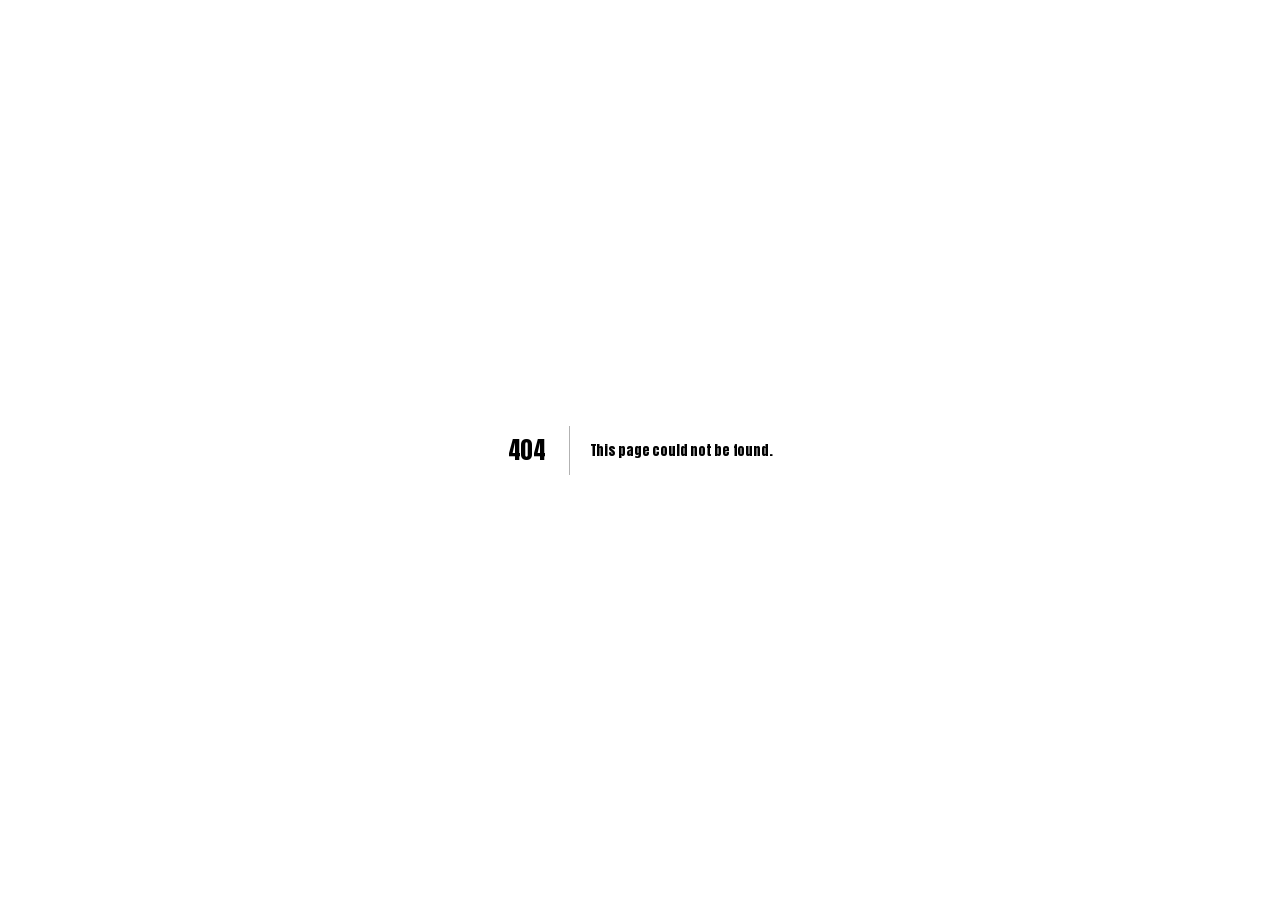
<file: 404/index.html>
<!DOCTYPE html><!--CDKrYtAOPDYF4zoNGiGbt--><html lang="en" class="__variable_c8e612 __variable_8eaea4 __variable_8c25df __variable_cd2df7"><head><meta charSet="utf-8"/><meta name="viewport" content="width=device-width, initial-scale=1"/><link rel="stylesheet" href="/_next/static/css/6d232adcb106f123.css" data-precedence="next"/><link rel="preload" as="script" fetchPriority="low" href="/_next/static/chunks/webpack-149a0fc13721ed6b.js"/><script src="/_next/static/chunks/fd99ade1-7c2a3a8b876e272d.js" async=""></script><script src="/_next/static/chunks/695-d4678fc8665d5b01.js" async=""></script><script src="/_next/static/chunks/main-app-8bc056f17572e95c.js" async=""></script><script src="/_next/static/chunks/app/layout-e7892b01916709a3.js" async=""></script><link rel="preload" href="/app.js" as="script"/><meta name="robots" content="noindex"/><meta name="theme-color" content="#09090b"/><title>404: This page could not be found.</title><title>Ahmed Zgolli — Cybersecurity Portfolio</title><meta name="description" content="Cybersecurity, identity, privacy and embedded systems. Academic projects and industry experience by Ahmed Zgolli."/><script>try{let q=new URLSearchParams(location.search).get('agents');let on=q==='on'||(q!=='off'&&localStorage.getItem('az-agents')!=='off'&&!matchMedia('(prefers-reduced-motion: reduce)').matches);if(on)document.documentElement.classList.add('build-mode')}catch{};window.azSafety=setTimeout(()=>{if(!window.azReady)document.documentElement.classList.remove('build-mode')},7000);</script><script src="/_next/static/chunks/polyfills-42372ed130431b0a.js" noModule=""></script></head><body><div hidden=""><!--$--><!--/$--></div><div style="font-family:system-ui,&quot;Segoe UI&quot;,Roboto,Helvetica,Arial,sans-serif,&quot;Apple Color Emoji&quot;,&quot;Segoe UI Emoji&quot;;height:100vh;text-align:center;display:flex;flex-direction:column;align-items:center;justify-content:center"><div><style>body{color:#000;background:#fff;margin:0}.next-error-h1{border-right:1px solid rgba(0,0,0,.3)}@media (prefers-color-scheme:dark){body{color:#fff;background:#000}.next-error-h1{border-right:1px solid rgba(255,255,255,.3)}}</style><h1 class="next-error-h1" style="display:inline-block;margin:0 20px 0 0;padding:0 23px 0 0;font-size:24px;font-weight:500;vertical-align:top;line-height:49px">404</h1><div style="display:inline-block"><h2 style="font-size:14px;font-weight:400;line-height:49px;margin:0">This page could not be found.</h2></div></div></div><!--$--><!--/$--><script src="/_next/static/chunks/webpack-149a0fc13721ed6b.js" id="_R_" async=""></script><script>(self.__next_f=self.__next_f||[]).push([0])</script><script>self.__next_f.push([1,"1:\"$Sreact.fragment\"\n2:I[2914,[],\"\"]\n3:I[1856,[],\"\"]\n4:I[1574,[\"177\",\"static/chunks/app/layout-e7892b01916709a3.js\"],\"\"]\n5:I[8443,[],\"OutletBoundary\"]\n7:I[6810,[],\"AsyncMetadataOutlet\"]\n9:I[8443,[],\"ViewportBoundary\"]\nb:I[8443,[],\"MetadataBoundary\"]\nc:\"$Sreact.suspense\"\ne:I[6429,[],\"\"]\n:HL[\"/_next/static/css/6d232adcb106f123.css\",\"style\"]\n"])</script><script>self.__next_f.push([1,"0:{\"P\":null,\"b\":\"CDKrYtAOPDYF4zoNGiGbt\",\"p\":\"\",\"c\":[\"\",\"_not-found\",\"\"],\"i\":false,\"f\":[[[\"\",{\"children\":[\"/_not-found\",{\"children\":[\"__PAGE__\",{}]}]},\"$undefined\",\"$undefined\",true],[\"\",[\"$\",\"$1\",\"c\",{\"children\":[[[\"$\",\"link\",\"0\",{\"rel\":\"stylesheet\",\"href\":\"/_next/static/css/6d232adcb106f123.css\",\"precedence\":\"next\",\"crossOrigin\":\"$undefined\",\"nonce\":\"$undefined\"}]],[\"$\",\"html\",null,{\"lang\":\"en\",\"className\":\"__variable_c8e612 __variable_8eaea4 __variable_8c25df __variable_cd2df7\",\"suppressHydrationWarning\":true,\"children\":[[\"$\",\"head\",null,{\"children\":[[\"$\",\"meta\",null,{\"name\":\"theme-color\",\"content\":\"#09090b\"}],[\"$\",\"script\",null,{\"dangerouslySetInnerHTML\":{\"__html\":\"try{let q=new URLSearchParams(location.search).get('agents');let on=q==='on'||(q!=='off'\u0026\u0026localStorage.getItem('az-agents')!=='off'\u0026\u0026!matchMedia('(prefers-reduced-motion: reduce)').matches);if(on)document.documentElement.classList.add('build-mode')}catch{};window.azSafety=setTimeout(()=\u003e{if(!window.azReady)document.documentElement.classList.remove('build-mode')},7000);\"}}]]}],[\"$\",\"body\",null,{\"suppressHydrationWarning\":true,\"children\":[[\"$\",\"$L2\",null,{\"parallelRouterKey\":\"children\",\"error\":\"$undefined\",\"errorStyles\":\"$undefined\",\"errorScripts\":\"$undefined\",\"template\":[\"$\",\"$L3\",null,{}],\"templateStyles\":\"$undefined\",\"templateScripts\":\"$undefined\",\"notFound\":\"$undefined\",\"forbidden\":\"$undefined\",\"unauthorized\":\"$undefined\"}],[\"$\",\"$L4\",null,{\"src\":\"/app.js\",\"strategy\":\"afterInteractive\"}]]}]]}]]}],{\"children\":[\"/_not-found\",[\"$\",\"$1\",\"c\",{\"children\":[null,[\"$\",\"$L2\",null,{\"parallelRouterKey\":\"children\",\"error\":\"$undefined\",\"errorStyles\":\"$undefined\",\"errorScripts\":\"$undefined\",\"template\":[\"$\",\"$L3\",null,{}],\"templateStyles\":\"$undefined\",\"templateScripts\":\"$undefined\",\"notFound\":\"$undefined\",\"forbidden\":\"$undefined\",\"unauthorized\":\"$undefined\"}]]}],{\"children\":[\"__PAGE__\",[\"$\",\"$1\",\"c\",{\"children\":[[[\"$\",\"title\",null,{\"children\":\"404: This page could not be found.\"}],[\"$\",\"div\",null,{\"style\":{\"fontFamily\":\"system-ui,\\\"Segoe UI\\\",Roboto,Helvetica,Arial,sans-serif,\\\"Apple Color Emoji\\\",\\\"Segoe UI Emoji\\\"\",\"height\":\"100vh\",\"textAlign\":\"center\",\"display\":\"flex\",\"flexDirection\":\"column\",\"alignItems\":\"center\",\"justifyContent\":\"center\"},\"children\":[\"$\",\"div\",null,{\"children\":[[\"$\",\"style\",null,{\"dangerouslySetInnerHTML\":{\"__html\":\"body{color:#000;background:#fff;margin:0}.next-error-h1{border-right:1px solid rgba(0,0,0,.3)}@media (prefers-color-scheme:dark){body{color:#fff;background:#000}.next-error-h1{border-right:1px solid rgba(255,255,255,.3)}}\"}}],[\"$\",\"h1\",null,{\"className\":\"next-error-h1\",\"style\":{\"display\":\"inline-block\",\"margin\":\"0 20px 0 0\",\"padding\":\"0 23px 0 0\",\"fontSize\":24,\"fontWeight\":500,\"verticalAlign\":\"top\",\"lineHeight\":\"49px\"},\"children\":404}],[\"$\",\"div\",null,{\"style\":{\"display\":\"inline-block\"},\"children\":[\"$\",\"h2\",null,{\"style\":{\"fontSize\":14,\"fontWeight\":400,\"lineHeight\":\"49px\",\"margin\":0},\"children\":\"This page could not be found.\"}]}]]}]}]],null,[\"$\",\"$L5\",null,{\"children\":[\"$L6\",[\"$\",\"$L7\",null,{\"promise\":\"$@8\"}]]}]]}],{},null,false]},null,false]},null,false],[\"$\",\"$1\",\"h\",{\"children\":[[\"$\",\"meta\",null,{\"name\":\"robots\",\"content\":\"noindex\"}],[[\"$\",\"$L9\",null,{\"children\":\"$La\"}],null],[\"$\",\"$Lb\",null,{\"children\":[\"$\",\"div\",null,{\"hidden\":true,\"children\":[\"$\",\"$c\",null,{\"fallback\":null,\"children\":\"$Ld\"}]}]}]]}],false]],\"m\":\"$undefined\",\"G\":[\"$e\",[]],\"s\":false,\"S\":true}\n"])</script><script>self.__next_f.push([1,"a:[[\"$\",\"meta\",\"0\",{\"charSet\":\"utf-8\"}],[\"$\",\"meta\",\"1\",{\"name\":\"viewport\",\"content\":\"width=device-width, initial-scale=1\"}]]\n6:null\n"])</script><script>self.__next_f.push([1,"8:{\"metadata\":[[\"$\",\"title\",\"0\",{\"children\":\"Ahmed Zgolli — Cybersecurity Portfolio\"}],[\"$\",\"meta\",\"1\",{\"name\":\"description\",\"content\":\"Cybersecurity, identity, privacy and embedded systems. Academic projects and industry experience by Ahmed Zgolli.\"}]],\"error\":null,\"digest\":\"$undefined\"}\n"])</script><script>self.__next_f.push([1,"d:\"$8:metadata\"\n"])</script></body></html>
</file>
<file: _next/static/css/6d232adcb106f123.css>
@font-face{font-family:Anton;font-style:normal;font-weight:400;font-display:swap;src:url(/_next/static/media/6ced06489fd81a3f-s.woff2) format("woff2");unicode-range:u+0102-0103,u+0110-0111,u+0128-0129,u+0168-0169,u+01a0-01a1,u+01af-01b0,u+0300-0301,u+0303-0304,u+0308-0309,u+0323,u+0329,u+1ea0-1ef9,u+20ab}@font-face{font-family:Anton;font-style:normal;font-weight:400;font-display:swap;src:url(/_next/static/media/aa5f74293546f6d0-s.woff2) format("woff2");unicode-range:u+0100-02ba,u+02bd-02c5,u+02c7-02cc,u+02ce-02d7,u+02dd-02ff,u+0304,u+0308,u+0329,u+1d00-1dbf,u+1e00-1e9f,u+1ef2-1eff,u+2020,u+20a0-20ab,u+20ad-20c4,u+2113,u+2c60-2c7f,u+a720-a7ff}@font-face{font-family:Anton;font-style:normal;font-weight:400;font-display:swap;src:url(/_next/static/media/62c97acc3aa63787-s.p.woff2) format("woff2");unicode-range:u+00??,u+0131,u+0152-0153,u+02bb-02bc,u+02c6,u+02da,u+02dc,u+0304,u+0308,u+0329,u+2000-206f,u+20ac,u+2122,u+2191,u+2193,u+2212,u+2215,u+feff,u+fffd}@font-face{font-family:Anton Fallback;src:local("Arial");ascent-override:129.70%;descent-override:36.29%;line-gap-override:0.00%;size-adjust:90.69%}.__className_c8e612{font-family:Anton,Anton Fallback;font-weight:400;font-style:normal}.__variable_c8e612{--font-anton:"Anton","Anton Fallback"}@font-face{font-family:Geist;font-style:normal;font-weight:100 900;font-display:swap;src:url(/_next/static/media/f639721981034f88-s.woff2) format("woff2");unicode-range:u+0460-052f,u+1c80-1c8a,u+20b4,u+2de0-2dff,u+a640-a69f,u+fe2e-fe2f}@font-face{font-family:Geist;font-style:normal;font-weight:100 900;font-display:swap;src:url(/_next/static/media/9766a7e9e2e0ad5a-s.woff2) format("woff2");unicode-range:u+0301,u+0400-045f,u+0490-0491,u+04b0-04b1,u+2116}@font-face{font-family:Geist;font-style:normal;font-weight:100 900;font-display:swap;src:url(/_next/static/media/b66cf8e69499582a-s.woff2) format("woff2");unicode-range:u+0102-0103,u+0110-0111,u+0128-0129,u+0168-0169,u+01a0-01a1,u+01af-01b0,u+0300-0301,u+0303-0304,u+0308-0309,u+0323,u+0329,u+1ea0-1ef9,u+20ab}@font-face{font-family:Geist;font-style:normal;font-weight:100 900;font-display:swap;src:url(/_next/static/media/aa016aab0e6d1295-s.woff2) format("woff2");unicode-range:u+0100-02ba,u+02bd-02c5,u+02c7-02cc,u+02ce-02d7,u+02dd-02ff,u+0304,u+0308,u+0329,u+1d00-1dbf,u+1e00-1e9f,u+1ef2-1eff,u+2020,u+20a0-20ab,u+20ad-20c4,u+2113,u+2c60-2c7f,u+a720-a7ff}@font-face{font-family:Geist;font-style:normal;font-weight:100 900;font-display:swap;src:url(/_next/static/media/22a5144ee8d83bca-s.p.woff2) format("woff2");unicode-range:u+00??,u+0131,u+0152-0153,u+02bb-02bc,u+02c6,u+02da,u+02dc,u+0304,u+0308,u+0329,u+2000-206f,u+20ac,u+2122,u+2191,u+2193,u+2212,u+2215,u+feff,u+fffd}@font-face{font-family:Geist Fallback;src:local("Arial");ascent-override:95.94%;descent-override:28.16%;line-gap-override:0.00%;size-adjust:104.76%}.__className_8eaea4{font-family:Geist,Geist Fallback;font-style:normal}.__variable_8eaea4{--font-geist:"Geist","Geist Fallback"}@font-face{font-family:Geist Mono;font-style:normal;font-weight:100 900;font-display:swap;src:url(/_next/static/media/013b72fa676f92e0-s.woff2) format("woff2");unicode-range:u+0460-052f,u+1c80-1c8a,u+20b4,u+2de0-2dff,u+a640-a69f,u+fe2e-fe2f}@font-face{font-family:Geist Mono;font-style:normal;font-weight:100 900;font-display:swap;src:url(/_next/static/media/b9408752a0c24fb9-s.woff2) format("woff2");unicode-range:u+0301,u+0400-045f,u+0490-0491,u+04b0-04b1,u+2116}@font-face{font-family:Geist Mono;font-style:normal;font-weight:100 900;font-display:swap;src:url(/_next/static/media/65f03d54ccadf4a8-s.woff2) format("woff2");unicode-range:u+2000-2001,u+2004-2008,u+200a,u+23b8-23bd,u+2500-259f}@font-face{font-family:Geist Mono;font-style:normal;font-weight:100 900;font-display:swap;src:url(/_next/static/media/e038a29029a234f2-s.woff2) format("woff2");unicode-range:u+0102-0103,u+0110-0111,u+0128-0129,u+0168-0169,u+01a0-01a1,u+01af-01b0,u+0300-0301,u+0303-0304,u+0308-0309,u+0323,u+0329,u+1ea0-1ef9,u+20ab}@font-face{font-family:Geist Mono;font-style:normal;font-weight:100 900;font-display:swap;src:url(/_next/static/media/2b5b02fc7e511755-s.woff2) format("woff2");unicode-range:u+0100-02ba,u+02bd-02c5,u+02c7-02cc,u+02ce-02d7,u+02dd-02ff,u+0304,u+0308,u+0329,u+1d00-1dbf,u+1e00-1e9f,u+1ef2-1eff,u+2020,u+20a0-20ab,u+20ad-20c4,u+2113,u+2c60-2c7f,u+a720-a7ff}@font-face{font-family:Geist Mono;font-style:normal;font-weight:100 900;font-display:swap;src:url(/_next/static/media/7d4881bb7e1bf84d-s.p.woff2) format("woff2");unicode-range:u+00??,u+0131,u+0152-0153,u+02bb-02bc,u+02c6,u+02da,u+02dc,u+0304,u+0308,u+0329,u+2000-206f,u+20ac,u+2122,u+2191,u+2193,u+2212,u+2215,u+feff,u+fffd}@font-face{font-family:Geist Mono Fallback;src:local("Arial");ascent-override:74.67%;descent-override:21.92%;line-gap-override:0.00%;size-adjust:134.59%}.__className_8c25df{font-family:Geist Mono,Geist Mono Fallback;font-style:normal}.__variable_8c25df{--font-geist-mono:"Geist Mono","Geist Mono Fallback"}@font-face{font-family:Caveat Brush;font-style:normal;font-weight:400;font-display:swap;src:url(/_next/static/media/90d7a00850263e9e-s.woff2) format("woff2");unicode-range:u+0100-02ba,u+02bd-02c5,u+02c7-02cc,u+02ce-02d7,u+02dd-02ff,u+0304,u+0308,u+0329,u+1d00-1dbf,u+1e00-1e9f,u+1ef2-1eff,u+2020,u+20a0-20ab,u+20ad-20c4,u+2113,u+2c60-2c7f,u+a720-a7ff}@font-face{font-family:Caveat Brush;font-style:normal;font-weight:400;font-display:swap;src:url(/_next/static/media/cac1f6d77a893260-s.p.woff2) format("woff2");unicode-range:u+00??,u+0131,u+0152-0153,u+02bb-02bc,u+02c6,u+02da,u+02dc,u+0304,u+0308,u+0329,u+2000-206f,u+20ac,u+2122,u+2191,u+2193,u+2212,u+2215,u+feff,u+fffd}@font-face{font-family:Caveat Brush Fallback;src:local("Arial");ascent-override:120.90%;descent-override:37.78%;line-gap-override:0.00%;size-adjust:79.41%}.__className_cd2df7{font-family:Caveat Brush,Caveat Brush Fallback;font-weight:400;font-style:normal}.__variable_cd2df7{--font-caveat:"Caveat Brush","Caveat Brush Fallback"}

/*! tailwindcss v4.3.4 | MIT License | https://tailwindcss.com */@layer properties{@supports (((-webkit-hyphens:none)) and (not (margin-trim:block))) or ((-moz-orient:inline) and (not (color:rgb(from red r g b)))){*,::backdrop,:after,:before{--tw-rotate-x:initial;--tw-rotate-y:initial;--tw-rotate-z:initial;--tw-skew-x:initial;--tw-skew-y:initial}}}@layer utilities{.visible{visibility:visible}.sr-only{clip-path:inset(50%);white-space:nowrap;border-width:0;width:1px;height:1px;margin:-1px;padding:0;position:absolute;overflow:hidden}.static{position:static}.block{display:block}.contents{display:contents}.transform{transform:var(--tw-rotate-x, ) var(--tw-rotate-y, ) var(--tw-rotate-z, ) var(--tw-skew-x, ) var(--tw-skew-y, )}.resize{resize:both}}:root{--bg:#09090b;--red:#ff3b2f;--text:#f4f4f5;--muted:#96969f;--line:#29292e;--display:var(--font-anton),"Arial Narrow",Impact,sans-serif;--mono:var(--font-geist-mono),monospace}*{box-sizing:border-box}html{scroll-behavior:smooth;scroll-padding-top:90px}body{background:var(--bg);color:var(--text);font:15px/1.65 var(--font-geist),Arial,sans-serif;-webkit-font-smoothing:antialiased;margin:0}::selection{background:var(--red);color:#09090b}a{color:inherit;text-decoration:none}button{font:inherit}a,button{-webkit-tap-highlight-color:transparent}a:focus-visible,button:focus-visible,summary:focus-visible{outline:2px solid var(--red);outline-offset:6px}button:disabled{opacity:.4;cursor:not-allowed}a:active,button:active{transform:translateY(1px)}.mono{font:10px/1.7 var(--mono);letter-spacing:1.25px}.red{color:var(--red)}.muted{color:var(--muted)}.skip{background:var(--red);z-index:999;padding:12px;position:fixed;top:-100px;left:20px}.skip:focus{top:10px}.sr-only{clip:rect(0,0,0,0);white-space:nowrap;border:0;width:1px;height:1px;margin:-1px;padding:0;position:absolute;overflow:hidden}.nav{border-bottom:1px solid var(--line);z-index:5;align-items:center;gap:20px;height:94px;margin:0 4.2%;display:flex;position:relative}.brand{font-family:var(--display);letter-spacing:-2px;font-size:35px;line-height:1}.brand span{color:var(--red);font:12px var(--mono);vertical-align:top;letter-spacing:0;margin-left:4px}.nav-name{font-size:10px;font-weight:500;line-height:1.5}.nav-name small{color:#797980;letter-spacing:.9px;font-size:8px}.nav nav{align-items:center;gap:38px;margin-left:auto;font-size:12px;display:flex}.nav nav a{transition:color .2s}.nav nav a:hover,sup{color:var(--red)}sup{font:8px var(--mono);margin-left:4px}.nav-contact{border:1px solid #55555d;border-radius:2px;gap:30px;padding:10px 18px;display:flex}.nav-contact span{color:var(--red)}.hero{height:calc(100svh - 94px);min-height:790px;max-height:1100px;padding:28px 4.2% 0;overflow:hidden}.hero,.hero-top{position:relative}.hero-top{color:#a0a0aa;z-index:3;justify-content:space-between;font-size:9px;display:flex}.status-dot{background:var(--red);vertical-align:middle;border-radius:50%;width:5px;height:5px;margin-right:9px;display:inline-block;box-shadow:0 0 10px #ff3b2f66}.hero-word{font-family:var(--display);letter-spacing:-.025em;color:#0000;white-space:nowrap;text-align:center;-webkit-user-select:none;user-select:none;background:linear-gradient(#ff7067,#ff3b2f 18%,#a01815 47%,#250b0c 75%,#09090b);-webkit-background-clip:text;background-clip:text;width:max-content;max-width:98%;font-size:clamp(100px,18.3vw,310px);line-height:1.05;position:absolute;top:8%;left:50%;transform:translate(-50%)}.hero-word:after{content:"";mix-blend-mode:screen;pointer-events:none;background:linear-gradient(110deg,#0000 35%,#ffffff15 48%,#0000 61%) 0 0/300% 100%;animation:sheen 9s ease-in-out infinite;position:absolute;inset:0}@keyframes sheen{0%,30%{background-position:150% 0}80%,to{background-position:-100% 0}}.portrait-wrap{pointer-events:none;z-index:1;width:51%;height:85%;position:absolute;bottom:68px;left:49%;transform:translate(-50%)}.portrait-glow{background:radial-gradient(#ff3b2f27,#0000 66%);width:110%;height:65%;position:absolute;bottom:0;left:-5%}.portrait{object-fit:contain;object-position:center bottom;filter:grayscale()contrast(1.08);width:100%;height:100%;position:absolute;inset:0;-webkit-mask-image:linear-gradient(#000 0 77%,#0000 100%);mask-image:linear-gradient(#000 0 77%,#0000 100%)}.portrait-cross{color:#6b3030;font:20px var(--mono);position:absolute}.cross-one{top:34%;left:10%}.cross-two{bottom:20%;right:3%}.hero-copy{z-index:2;width:35%;position:absolute;top:32%;left:4.2%}.handwritten{font:34px/1 var(--font-caveat),cursive;color:#c9c9ce;margin:0 0 14px;transform:rotate(-5deg)}h1,h2{font-family:var(--display);letter-spacing:-.015em;margin:0;font-weight:400;line-height:1.04}h1{font-size:clamp(70px,7.35vw,126px);line-height:1}.role{color:var(--red);letter-spacing:1px;margin:23px 0 15px;font-size:10px}.hero-bio{color:#b4b4bc;max-width:350px;margin:0 0 24px;font-size:13px;line-height:1.8}.button{border-radius:2px;justify-content:space-between;align-items:center;gap:35px;min-height:49px;padding:13px 21px;font-size:12px;font-weight:600;transition:background .2s,transform .2s;display:inline-flex}.red-button{background:var(--red);color:#fff}.red-button:hover{background:#ff5b50;transform:translateY(-2px)}.button span{font-size:20px;line-height:1}.location{color:#96969f;margin-top:22px;font-size:9px}.location span{color:var(--red);margin-right:5px;font-size:13px}.hero-stats{z-index:2;width:155px;position:absolute;top:38%;right:5%}.hero-stats>div{border-bottom:1px solid #353033;padding:15px 0 21px}.hero-stats>div:last-child{border:0}.hero-stats strong{font:58px/1 var(--display);letter-spacing:-1px;display:block}.hero-stats strong span{font:16px var(--mono);color:var(--red);vertical-align:top;margin-left:15px}.hero-stats .mono{color:#a3a3ac;margin-top:9px;font-size:8px;display:block}.hero-bottom{border-top:1px solid var(--line);color:#777780;z-index:3;justify-content:space-between;align-items:center;height:68px;font-size:8px;display:flex;position:absolute;bottom:0;left:4.2%;right:4.2%}.hero-bottom span:first-child{color:#c7c7cc}.hero-bottom a{color:var(--red)}.section{padding:95px 6.2%}.section-kicker{color:#8f8f99;border-bottom:1px solid var(--line);justify-content:space-between;padding-bottom:17px;font-size:9px;display:flex}.section-kicker>span:first-child{color:var(--red)}.section-heading{justify-content:space-between;align-items:flex-end;gap:35px;margin:42px 0;display:flex}h2{font-size:clamp(56px,6.6vw,105px)}.work-intro{width:42%;padding-bottom:4px}.work-intro p{color:#a9a9b3;font-size:13px;line-height:1.8}.mini-stats{gap:30px;margin-top:24px;display:flex}.mini-stats span{font:8px var(--mono);color:#8f8f98;letter-spacing:.8px}.mini-stats b{font:28px var(--display);color:#eee;margin-bottom:8px;display:block}.project-grid{grid-template-columns:1fr 1fr;gap:16px;display:grid}.project-card{border:1px solid var(--line);background:#0d0d10;flex-direction:column;min-width:0;padding:28px 30px;transition:border-color .2s,background .2s;display:flex;position:relative}.project-card:hover{background:#111113;border-color:#6b302c}.project-top{justify-content:space-between;align-items:center;gap:15px;display:flex}.project-index{color:var(--red);font:12px var(--mono)}.project-kind{font:8px var(--mono);letter-spacing:1px;color:#92929c}.project-card h3{letter-spacing:-.6px;max-width:95%;margin:26px 0 14px;font-size:23px;font-weight:500;line-height:1.3}.project-desc{margin:0 0 17px}.project-card ul,.project-desc{color:#a6a6b0;font-size:12px;line-height:1.8}.project-card ul{margin:0 0 24px;padding-left:15px}.project-card li{margin-bottom:5px;padding-left:3px}.project-card li::marker{color:var(--red)}.chips{flex-wrap:wrap;gap:6px;display:flex}.chips span{font:9px/1.5 var(--mono);color:#bdbdc5;background:#151518;border:1px solid #303036;border-radius:2px;padding:5px 9px}.project-card>.chips{margin-top:auto}.project-link-row{border-top:1px solid var(--line);color:#c6c6cd;justify-content:space-between;align-items:center;margin-top:22px;padding-top:17px;font-size:11px;display:flex}.project-link-row a:hover{color:var(--red)}.project-link-row .mono{color:#72727d;font-size:8px}.project-card details{color:#92929e;margin-top:18px;font-size:11px;line-height:1.8}.project-card summary{cursor:pointer;color:#d2d2d8;justify-content:space-between;align-items:center;list-style:none;display:flex}.project-card summary:after{content:"+";color:var(--red);font-size:16px}.project-card details[open] summary:after{content:"−"}.project-card details p{margin:12px 0 0}.project-card details strong{color:#bcbcc5;font-weight:500}.stack-section{padding:25px 0 70px;overflow:hidden}.stack-section .section-kicker{margin:0 6.2%}.stack-title{margin:42px 6.2% 36px;font-size:clamp(40px,5.2vw,80px)}.marquee{border-top:1px solid var(--line);border-bottom:1px solid var(--line);padding:22px 0;overflow:hidden;-webkit-mask-image:linear-gradient(90deg,#0000,#000 8% 92%,#0000);mask-image:linear-gradient(90deg,#0000,#000 8% 92%,#0000)}.marquee-track{width:max-content;animation:marquee 40s linear infinite;display:flex}.marquee:hover .marquee-track{animation-play-state:paused}.marquee-track>span{font:clamp(32px,5vw,72px)/1.2 var(--display);white-space:nowrap;color:#d4d4db}.marquee-track i{color:var(--red);padding:0 28px;font-style:normal}@keyframes marquee{0%{transform:translate(-50%)}to{transform:translate(0)}}.stack-foot{color:#70707b;text-align:center;margin:24px 20px 0;font-size:8px}.record{padding-top:40px}.record-layout{grid-template-columns:1fr 1.12fr;gap:10%;margin-top:48px;display:grid}.record-title h2{font-size:clamp(56px,6vw,94px)}.record-title p{color:#92929d;margin-top:28px;font-size:13px;line-height:1.9}.timeline article{border-bottom:1px solid var(--line);grid-template-columns:120px 1fr;gap:20px;margin-bottom:26px;padding:0 0 28px;display:grid;position:relative}.timeline-date{color:#777783;white-space:nowrap;padding-top:4px;font-size:8px}.tag{color:var(--red);font:8px var(--mono);letter-spacing:1px}.timeline h3{margin:10px 0 8px;font-size:17px;font-weight:500;line-height:1.4}.timeline p{color:#aaaab4;margin:0 0 8px;font-size:11px;line-height:1.8}.timeline p.muted{color:#767682}.about{padding-top:30px}.about-layout{grid-template-columns:1.1fr 1fr;gap:9%;margin-top:48px;display:grid}.about h2{font-size:clamp(50px,5.7vw,90px)}.about-copy{color:#a2a2ad;max-width:470px;margin-top:30px;font-size:13px;line-height:1.9}.about-copy p{margin:0 0 16px}.languages{border-top:1px solid var(--line);flex-wrap:wrap;gap:22px;margin-top:28px;padding-top:20px;display:flex}.languages span{color:#757580;font-size:8px}.languages b{color:#c3c3cd;margin-left:6px;font-weight:400}.skill-group{border-bottom:1px solid var(--line);margin-bottom:24px;padding:0 0 24px}.skill-group h3{color:#a0a0ab;margin:0 0 15px;font-size:9px}.principles h3{color:var(--red);margin-bottom:17px;font-size:9px}.principles>span{color:#696975;font:9px var(--mono);border-bottom:1px solid #202025;gap:22px;padding:10px 0;display:flex}.principles b{color:#c6c6ce;font:400 13px Geist,sans-serif}.contact{padding-top:32px;padding-bottom:55px}.contact-card{background:var(--red);color:#09090b;margin-top:35px;padding:40px 44px;position:relative;overflow:hidden}.contact-label{color:#360d09;font-size:9px}.contact-card h2{margin:25px 0 30px;font-size:clamp(52px,7.9vw,123px);line-height:1.06}.contact-card h2>span{color:#fff}.contact-bottom{justify-content:space-between;align-items:center;gap:25px;display:flex}.contact-bottom p{color:#3f100d;font-size:12px;line-height:1.8}.light-button{color:#111;background:#f4f4f5;min-width:224px}.light-button:hover{color:#fff;background:#09090b;transform:translateY(-2px)}.contact-links{grid-template-columns:1.7fr 1fr 1fr;gap:30px;margin-top:32px;display:grid}.contact-links a{border-bottom:1px solid var(--line);grid-template-columns:1fr auto;min-width:0;padding:0 0 18px;transition:border-color .2s;display:grid;position:relative}.contact-links a:hover{border-color:var(--red)}.contact-links .mono{color:#777784;grid-column:1/-1;margin-bottom:9px;font-size:8px}.contact-links b{overflow-wrap:anywhere;font-size:12px;font-weight:400}.contact-links i{color:var(--red);margin-left:14px;font-size:17px;font-style:normal}footer{border-top:1px solid var(--line);justify-content:space-between;align-items:center;gap:22px;margin:0 4.2%;padding:25px 0 105px;display:flex}footer .brand{font-size:28px}footer .mono{color:#777782;font-size:8px}footer a.mono:hover{color:var(--red)}.control-dock{z-index:90;-webkit-backdrop-filter:blur(12px);backdrop-filter:blur(12px);background:#17171bf2;border:1px solid #3b3b42;border-radius:8px;max-width:calc(100vw - 24px);padding:6px 10px;position:fixed;bottom:21px;left:50%;transform:translate(-50%);box-shadow:0 8px 30px #0009}.control-dock,.control-dock button{align-items:center;gap:8px;display:flex}.control-dock button{color:#c2c2cb;cursor:pointer;white-space:nowrap;background:0 0;border:0;border-radius:3px;min-height:34px;padding:8px 10px;font-size:10px}.control-dock button:hover{color:#fff;background:#2c2c33}.control-icon{font-size:16px;line-height:1}.control-label b{font:7px var(--mono);color:var(--red);margin-left:4px}.dock-live{background:var(--red);border-radius:50%;width:5px;height:5px;margin-left:4px;box-shadow:0 0 8px #ff3b2f77}.dock-divider{background:#34343b;width:1px;height:17px}.control-dock kbd{font:8px var(--mono);color:#7c7c89;border:1px solid #44444c;margin-left:5px;padding:0 4px}.tour-active #tour{color:var(--red)}.is-paused .hero-word:after,.is-paused .marquee-track{animation-play-state:paused}#boot{display:none}.build-mode #boot{z-index:100;background:#09090b;flex-direction:column;justify-content:center;align-items:center;gap:28px;transition:opacity .4s;display:flex;position:fixed;inset:0}.boot-mark{font:75px var(--display);letter-spacing:-5px}.boot-mark>span{color:var(--red);font:20px var(--mono);vertical-align:top;letter-spacing:0;margin-left:6px}#boot .mono{color:#91919d;font-size:9px}#boot i{background:linear-gradient(90deg,var(--red) 50%,#29292e 50%);background-size:200% 100%;width:130px;height:2px;animation:boot 1s ease-in-out infinite}@keyframes boot{0%{background-position:100% 0}to{background-position:-100% 0}}.build-mode [data-build]:not(.built):not(.building){visibility:hidden}.build-mode [data-build].building{visibility:visible}.building{clip-path:inset(0 calc((1 - var(--progress,0))*100%) 0 0)}.building[data-build=pop]{clip-path:none;opacity:var(--progress,0);scale:calc(.95 + var(--progress,0)*.05)}#agent-layer{pointer-events:none;z-index:70;position:fixed;inset:0;overflow:hidden}.robot-cursor{will-change:transform;opacity:0;transition:opacity .25s;position:absolute;top:0;left:0}.robot-arrow{filter:drop-shadow(0 2px 2px #000b);width:20px;height:25px;display:block}.robot-tag{background:var(--agent-color);color:#081015;font:8px var(--mono);white-space:nowrap;border-radius:2px;align-items:center;gap:6px;padding:3px 7px;display:flex;position:absolute;top:21px;left:16px}.robot-head{border:1px solid #10212d;border-radius:3px;justify-content:center;align-items:center;gap:3px;width:15px;height:11px;display:inline-flex;position:relative}.robot-head:before{content:"";background:#10212d;width:1px;height:4px;position:absolute;top:-5px;left:6px}.robot-head:after{content:"";background:#fff;border-radius:50%;width:3px;height:3px;animation:antenna 1.4s infinite;position:absolute;top:-7px;left:5px}.robot-head i{background:#10212d;width:2px;height:3px;animation:blink 3s infinite}.wireframe{pointer-events:none;z-index:69;background:#4393ff06;border:1px solid #4a98ff;display:none;position:fixed}.wireframe:after,.wireframe:before{content:"";background:#09090b;border:1px solid #74b0ff;width:5px;height:5px;position:absolute}.wireframe:before{box-shadow:var(--wire-w) 0 0 -1px #09090b,var(--wire-w) 0 0 0 #74b0ff;top:-3px;left:-3px}.wireframe:after{bottom:-3px;right:-3px}.wire-label{font:7px var(--mono);color:#08111c;white-space:nowrap;background:#4a98ff;padding:2px 4px;position:absolute;top:-18px;left:-1px}@keyframes antenna{50%{opacity:.35}}@keyframes blink{0%,43%,49%,to{scale:1}46%{scale:1 .15}}@media (min-width:1600px){body{max-width:2000px;margin:auto}.hero-copy{top:35%}.portrait-wrap{height:89%}}@media (max-width:1000px){.nav-name small{display:none}.hero{min-height:750px}.hero-copy{width:38%;top:30%}.hero-word{top:13%}.portrait-wrap{width:59%;height:77%;left:54%}.hero-stats{width:115px;top:38%;right:4%}.hero-stats strong{font-size:48px}.hero-stats strong span{margin-left:7px}.hero-stats .mono{font-size:7px}.hero-bio{max-width:235px;font-size:12px}.hero-bottom{font-size:7px}.section{padding-left:5%;padding-right:5%}.project-card{padding:23px}.record-layout{grid-template-columns:.85fr 1.15fr;gap:5%}.timeline article{grid-template-columns:1fr;gap:5px}.about-layout{gap:6%}.contact-card{padding:30px}.contact-links{gap:18px}.contact-links b{font-size:10px}footer .mono:nth-of-type(2){display:none}}@media (max-width:640px){.nav{gap:14px;height:76px;margin:0 6%}.brand{font-size:30px}.nav-name{font-size:8px}.nav nav{gap:19px;font-size:10px}.nav-contact{gap:10px;padding:7px 10px}.nav nav>a:nth-child(2){display:none}.hero{height:1050px;min-height:0;max-height:none;padding:20px 6% 0}.hero-top{letter-spacing:.7px;font-size:7px}.edition{display:none}.hero-word{max-width:none;font-size:18.2vw;top:7%}.portrait-wrap{width:95%;max-width:500px;height:500px;top:115px;bottom:auto;left:56%}.portrait{-webkit-mask-image:linear-gradient(#000 65%,#0000);mask-image:linear-gradient(#000 65%,#0000)}.portrait-glow{bottom:20px}.hero-copy{width:88%;top:465px;left:6%}.handwritten{margin-bottom:12px;font-size:29px}h1{font-size:78px;line-height:.99}h1 br{display:none}h1{max-width:340px}.role{margin:18px 0 11px;font-size:9px}.hero-bio{max-width:320px;margin-bottom:18px;font-size:12px}.hero-stats{justify-content:space-between;gap:12px;width:auto;display:flex;inset:auto 6% 97px}.hero-stats>div{border:0;flex:1;padding:8px 0}.hero-stats strong{font-size:38px}.hero-stats strong span{margin-left:7px;font-size:12px}.hero-stats .mono{letter-spacing:.7px;font-size:6px}.location{margin-top:18px;font-size:8px}.hero-bottom{gap:15px;height:66px;font-size:6px;left:6%;right:6%}.hero-bottom span:first-child{max-width:150px}.hero-bottom span:last-child{display:none}.hero-bottom a{white-space:nowrap}.section{padding:62px 6%}.section-kicker{letter-spacing:.7px;gap:15px;font-size:7px}.section-kicker>span:last-child{text-align:right}h2{font-size:58px}.section-heading{margin:32px 0;display:block}.work-intro{width:100%;margin-top:25px}.work-intro p{font-size:12px}.mini-stats{gap:40px}.project-grid{grid-template-columns:1fr;gap:14px}.project-card{padding:25px 23px}.project-card h3{margin-top:22px;font-size:22px}.project-kind{font-size:7px}.project-card ul,.project-desc{font-size:12px}.stack-section{padding:10px 0 45px}.stack-section .section-kicker{margin:0 6%}.stack-title{margin:30px 6%;font-size:43px}.marquee-track>span{font-size:45px}.marquee-track i{padding:0 20px}.stack-foot{font-size:6px}.record{padding-top:20px}.about-layout,.record-layout{grid-template-columns:1fr;gap:35px;margin-top:32px}.record-title h2{font-size:58px}.record-title h2 br:nth-child(2){display:none}.record-title p{margin-top:20px;font-size:12px}.timeline article{grid-template-columns:92px 1fr;gap:12px}.timeline h3{font-size:15px}.timeline-date{letter-spacing:.4px;font-size:7px}.timeline p{font-size:10px}.about{padding-top:5px}.about h2{font-size:53px}.about-copy{font-size:12px}.languages{gap:16px}.contact{padding-top:5px;padding-bottom:35px}.contact-card{margin-top:25px;padding:25px 22px}.contact-label{letter-spacing:.6px;font-size:7px}.contact-card h2{margin:22px 0;font-size:clamp(38px,10.8vw,65px)}.contact-bottom{display:block}.contact-bottom p,.light-button{font-size:11px}.light-button{width:100%;min-width:0;margin-top:13px}.contact-links{grid-template-columns:1fr;gap:20px;margin-top:26px}.contact-links b{font-size:12px}.contact-links .mono{margin-bottom:6px}footer{flex-wrap:wrap;gap:15px;margin:0 6%;padding-bottom:100px}footer .mono{font-size:7px}footer .mono:first-of-type{margin-right:auto}footer .brand{font-size:26px}.control-dock{gap:3px;padding:5px 7px;bottom:15px}.control-dock button{padding:7px 8px;font-size:9px}.control-dock kbd,.desktop{display:none}}@media (max-width:360px){.nav-name{display:none}.hero-copy h1{font-size:67px}.hero{height:1030px}.hero-stats .mono{font-size:5.5px}.timeline article{grid-template-columns:1fr}.contact-card h2{font-size:36px}}@media (prefers-reduced-motion:reduce){html{scroll-behavior:auto}.hero-word:after,.marquee-track{animation:none}*{transition-duration:.01ms!important}}.building[data-build=type]{clip-path:none}.building[data-build=type] .type-char{opacity:clamp(0,calc(var(--typed,0) - var(--char)),1)}@media (min-width:641px) and (max-height:800px){.hero{min-height:620px}.hero-copy{top:28%}.hero-copy h1{font-size:82px}.hero-stats{top:34%}.hero-stats strong{font-size:47px}.hero-stats>div{padding:12px 0 17px}.hero-word{top:5%}.role{margin:16px 0 10px}.hero-bio{margin-bottom:17px}.location{margin-top:15px}.portrait-wrap{height:88%}}@media (max-width:640px){.hero-copy{top:420px}.hero-copy h1 br{display:block}.portrait-wrap{height:465px;top:105px}.record-title h2 br:nth-child(2){display:block}}.control-icon{display:flex}.is-paused .pause-icon,.resume-icon{display:none}.is-paused .resume-icon{display:block}@property --tw-rotate-x{syntax:"*";inherits:false}@property --tw-rotate-y{syntax:"*";inherits:false}@property --tw-rotate-z{syntax:"*";inherits:false}@property --tw-skew-x{syntax:"*";inherits:false}@property --tw-skew-y{syntax:"*";inherits:false}
</file>
